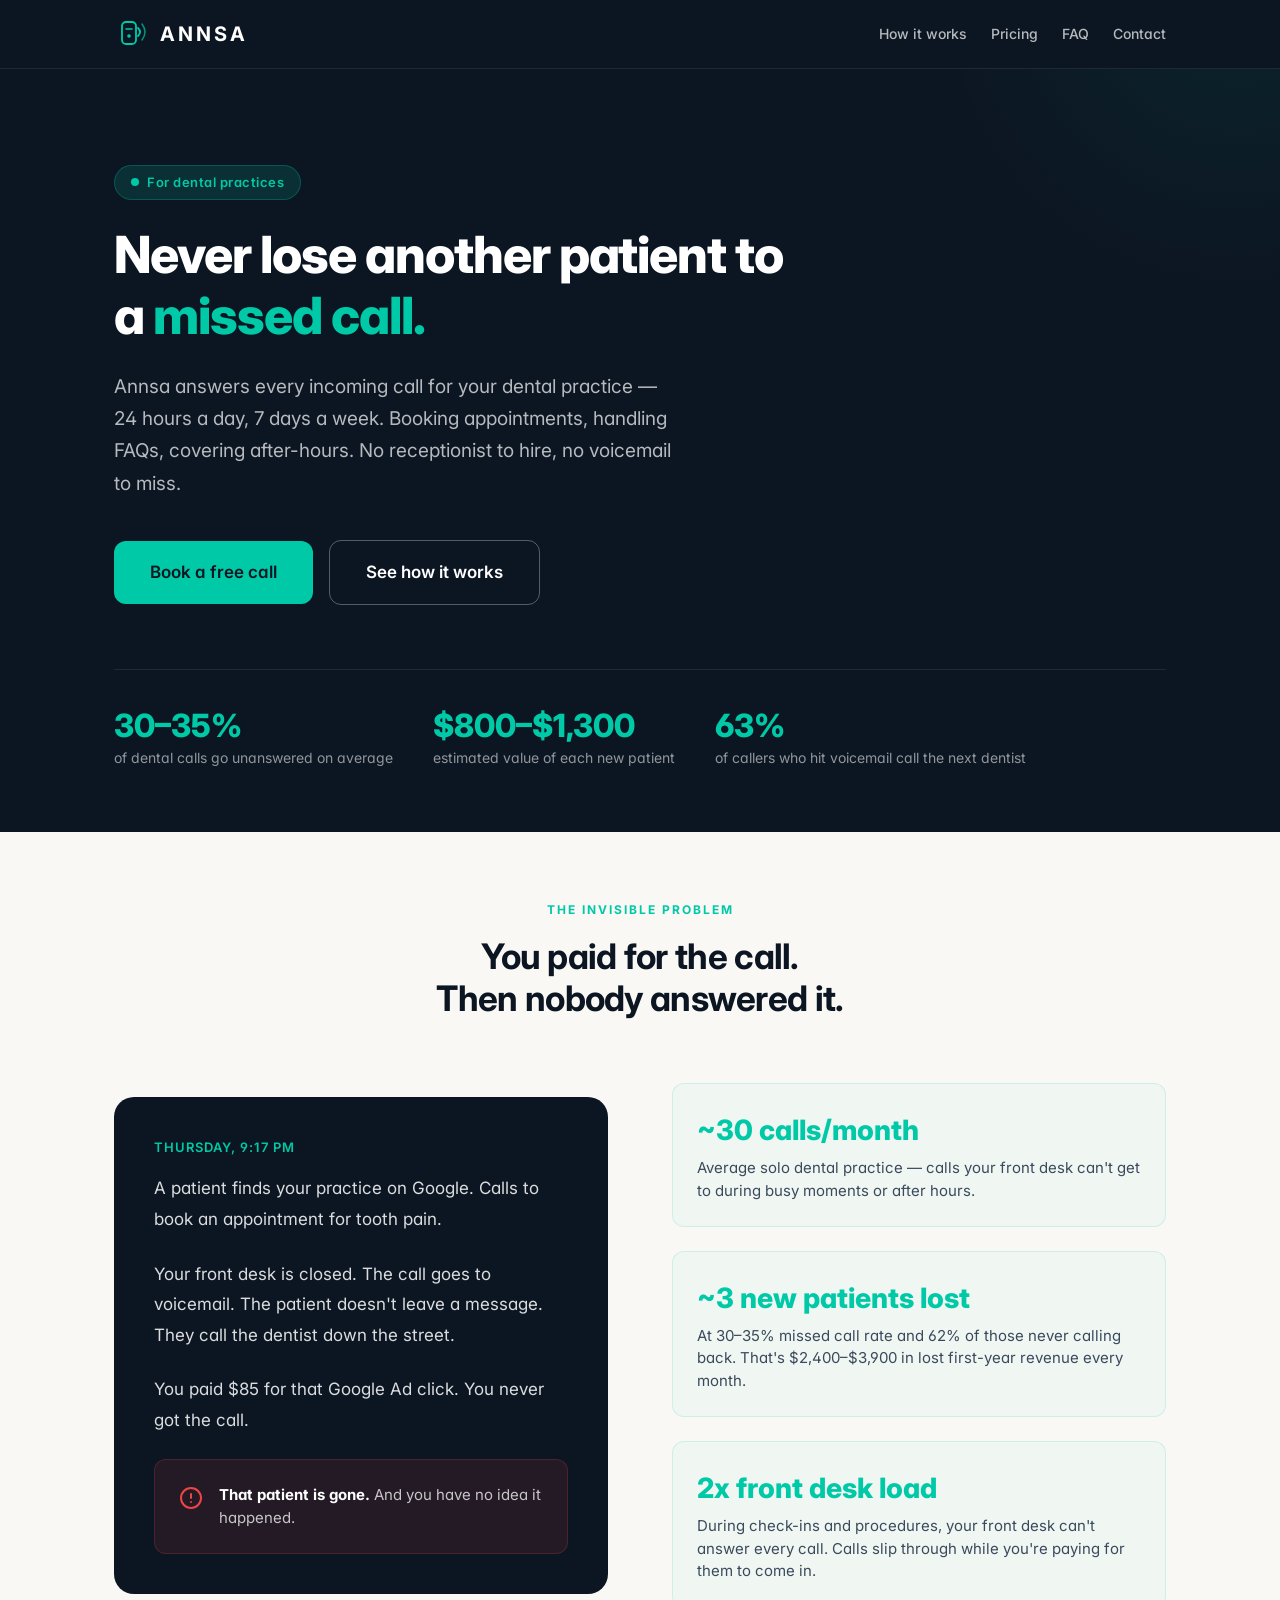
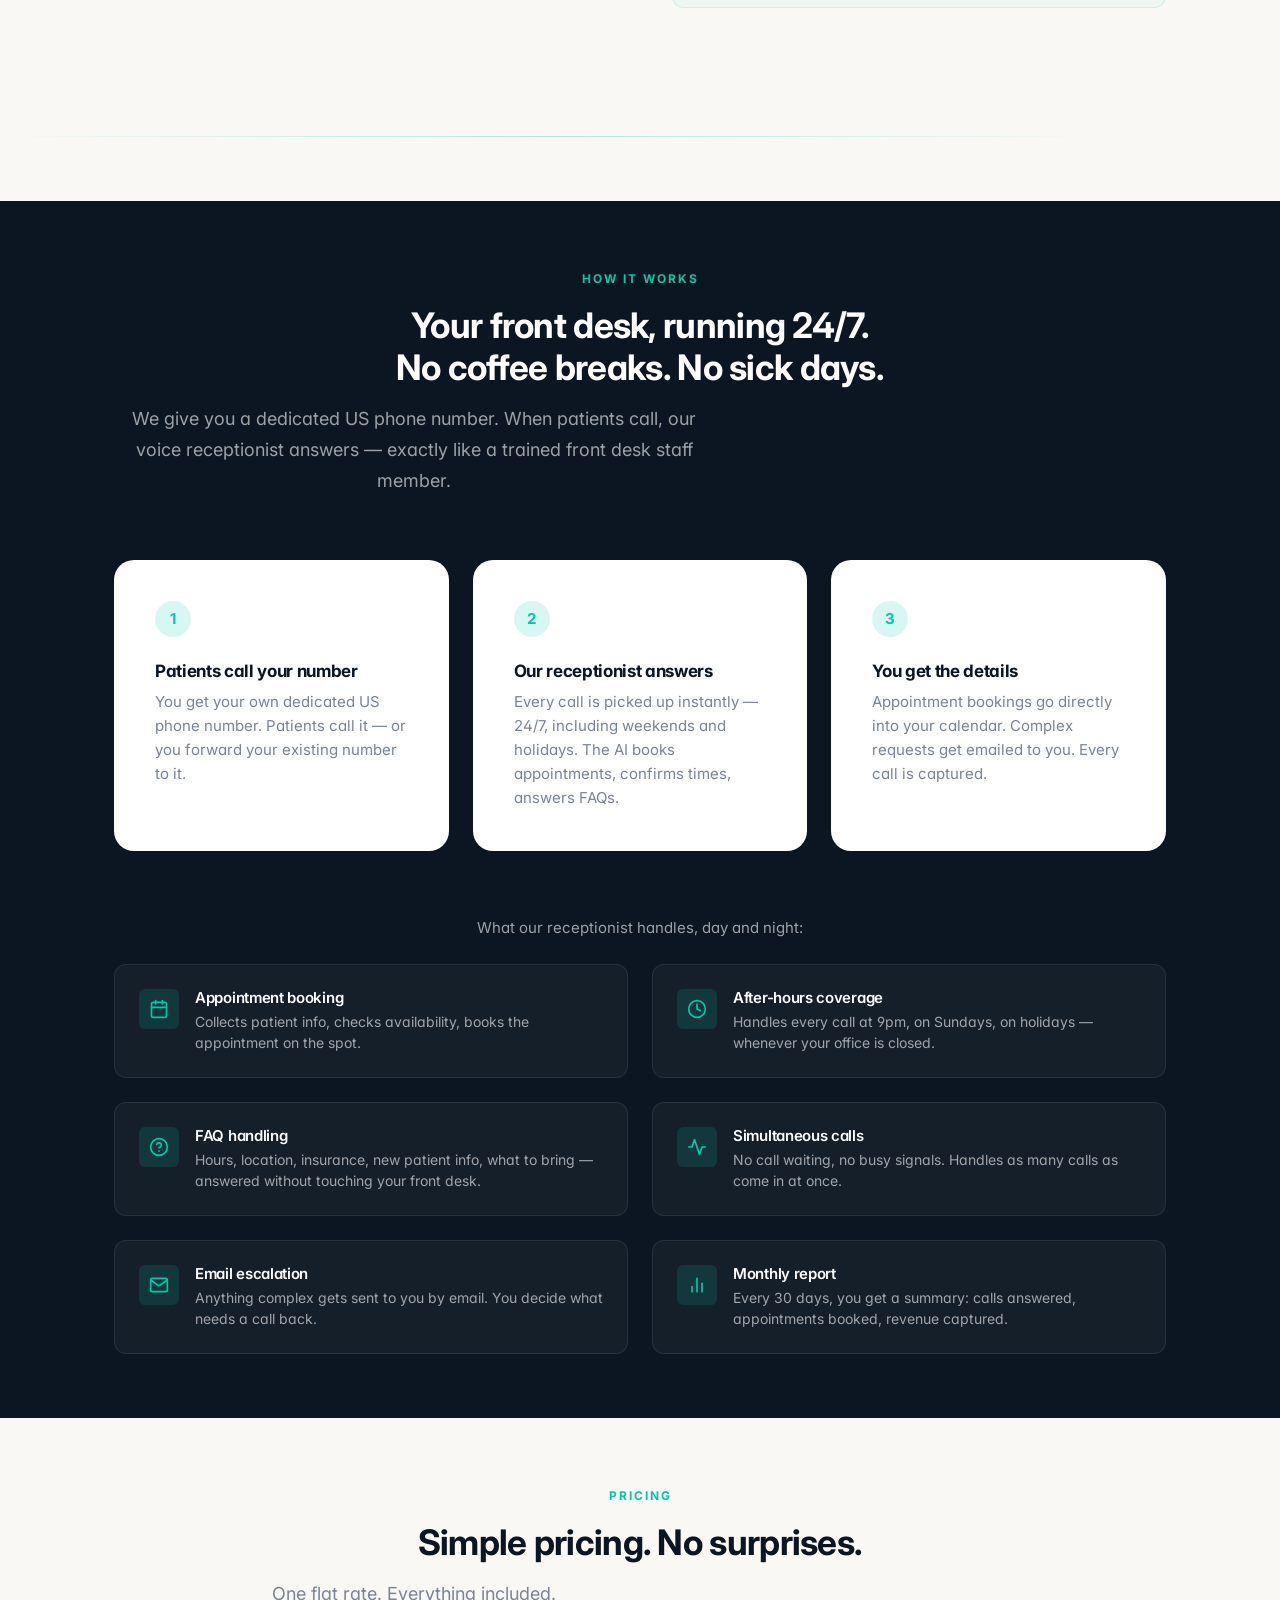
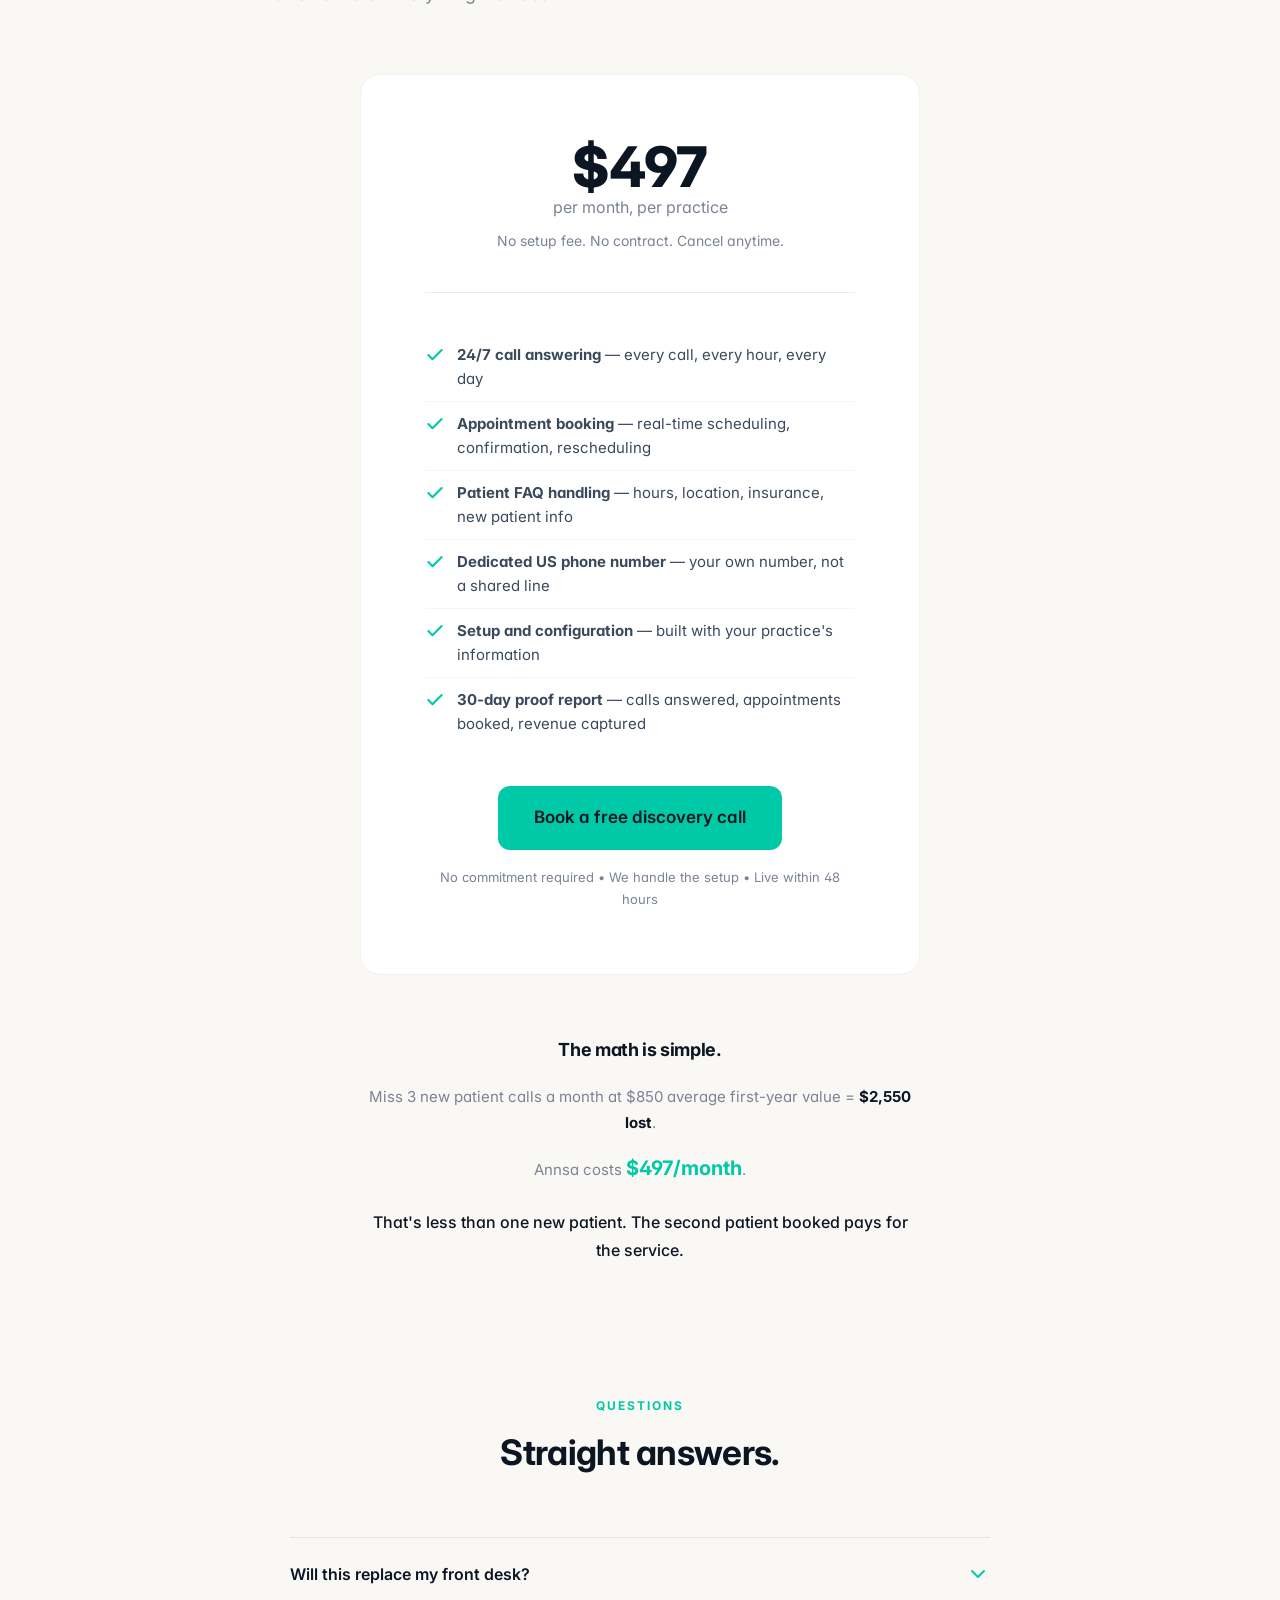
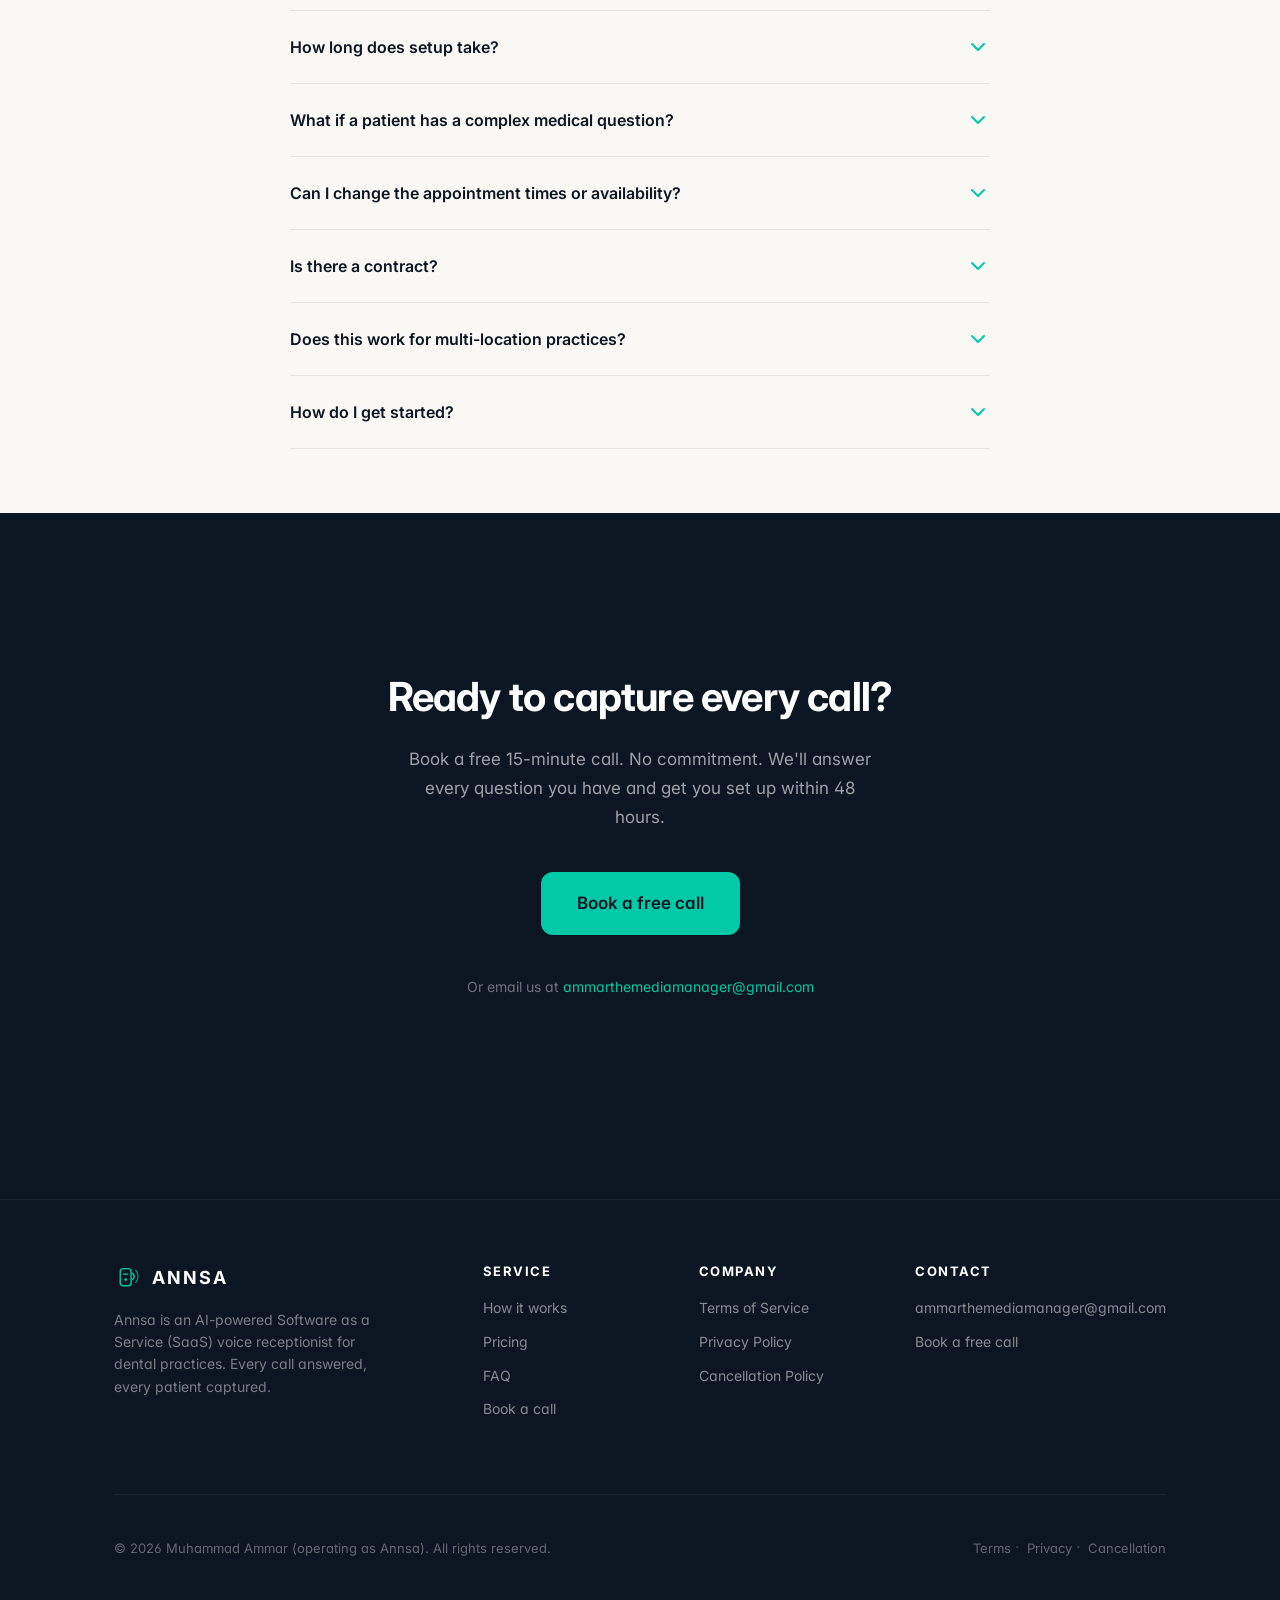
<file: index.html>
<!DOCTYPE html>
<html lang="en">
<head>
  <meta charset="UTF-8">
  <meta name="viewport" content="width=device-width, initial-scale=1.0">
  <title>Annsa — 24/7 Voice Receptionist for Dental Practices</title>
  <meta name="description" content="Every call answered for your dental practice — 24 hours a day, 7 days a week. Book appointments, handle FAQs, cover after-hours. No staff needed. $497/month.">
  <link rel="stylesheet" href="styles.css">

  <!-- Favicon -->
  <link rel="icon" type="image/svg+xml" href="data:image/svg+xml,<svg xmlns='http://www.w3.org/2000/svg' viewBox='0 0 32 32'><rect width='32' height='32' fill='%230C1622' rx='6'/><rect x='6' y='4' width='12' height='20' rx='3' fill='none' stroke='%2300C9A7' stroke-width='1.5'/><path d='M20 10 Q23 14 20 18' fill='none' stroke='%2300C9A7' stroke-width='1.5' stroke-linecap='round'/></svg>">

  <!-- Open Graph -->
  <meta property="og:title" content="Annsa — 24/7 Voice Receptionist for Dental Practices">
  <meta property="og:description" content="Every call answered, every patient captured. $497/month flat rate.">
  <meta property="og:type" content="website">

  <!-- Schema.org markup -->
  <script type="application/ld+json">
  {
    "@context": "https://schema.org",
    "@type": "Service",
    "name": "Annsa — 24/7 Voice Receptionist for Dental Practices",
    "description": "AI-powered voice receptionist service for dental practices. Handles appointment booking, patient FAQs, and after-hours calls 24/7.",
    "offers": {
      "@type": "Offer",
      "price": "497",
      "priceCurrency": "USD",
      "billingIncrement": "P1M"
    }
  }
  </script>
</head>
<body>

  <!-- ============================================
       HEADER
       ============================================ -->
  <header class="site-header">
    <div class="container">
      <div class="site-header__inner">
        <a href="index.html" class="site-header__logo">
          <svg class="site-header__logo-icon" viewBox="0 0 36 36" fill="none" xmlns="http://www.w3.org/2000/svg">
            <rect width="36" height="36" fill="#0C1622" rx="8"/>
            <rect x="8" y="6" width="14" height="22" rx="4" fill="none" stroke="#00C9A7" stroke-width="1.8"/>
            <line x1="12" y1="13" x2="18" y2="13" stroke="#00C9A7" stroke-width="1.5" stroke-linecap="round"/>
            <circle cx="15" cy="20" r="1.8" fill="#00C9A7"/>
            <path d="M24 12 Q28 16 24 20" fill="none" stroke="#00C9A7" stroke-width="1.8" stroke-linecap="round"/>
            <path d="M28 8 Q34 16 28 24" fill="none" stroke="#00C9A7" stroke-width="1.5" stroke-linecap="round" opacity="0.7"/>
          </svg>
          <span class="site-header__logo-text">Annsa</span>
        </a>
        <nav class="site-header__nav">
          <a href="#how-it-works">How it works</a>
          <a href="#pricing">Pricing</a>
          <a href="#faq">FAQ</a>
          <a href="mailto:ammarthemediamanager@gmail.com">Contact</a>
        </nav>
      </div>
    </div>
  </header>

  <!-- ============================================
       HERO SECTION
       ============================================ -->
  <section class="hero">
    <div class="container">
      <div class="hero__eyebrow">
        <span class="hero__eyebrow-dot"></span>
        <span class="hero__eyebrow-text">For dental practices</span>
      </div>

      <h1 class="hero__headline">
        Never lose another patient to a <em>missed call.</em>
      </h1>

      <p class="hero__subheadline">
        Annsa answers every incoming call for your dental practice — 24 hours a day, 7 days a week. Booking appointments, handling FAQs, covering after-hours. No receptionist to hire, no voicemail to miss.
      </p>

      <div class="btn-group">
        <a href="mailto:ammarthemediamanager@gmail.com" class="btn btn--primary btn--lg">
          Book a free call
        </a>
        <a href="#how-it-works" class="btn btn--outline btn--lg">
          See how it works
        </a>
      </div>

      <div class="hero__stats">
        <div class="hero__stat">
          <div class="hero__stat-value">30–35%</div>
          <div class="hero__stat-label">of dental calls go unanswered on average</div>
        </div>
        <div class="hero__stat">
          <div class="hero__stat-value">$800–$1,300</div>
          <div class="hero__stat-label">estimated value of each new patient</div>
        </div>
        <div class="hero__stat">
          <div class="hero__stat-value">63%</div>
          <div class="hero__stat-label">of callers who hit voicemail call the next dentist</div>
        </div>
      </div>
    </div>
  </section>

  <!-- ============================================
       PROBLEM SECTION
       ============================================ -->
  <section class="section" id="problem">
    <div class="container">
      <div class="section__header text-center mb-xl">
        <span class="section__label">The invisible problem</span>
        <h2 class="section__title">You paid for the call.<br>Then nobody answered it.</h2>
      </div>

      <div class="problem-grid">
        <!-- Left: Scenario -->
        <div class="problem-scenario">
          <div class="problem-scenario__time">Thursday, 9:17 PM</div>
          <p>
            A patient finds your practice on Google. Calls to book an appointment for tooth pain.
          </p>
          <p>
            Your front desk is closed. The call goes to voicemail. The patient doesn't leave a message. They call the dentist down the street.
          </p>
          <p>
            You paid $85 for that Google Ad click. You never got the call.
          </p>
          <div class="problem-scenario__outcome">
            <svg class="problem-scenario__outcome-icon" viewBox="0 0 24 24" fill="none" stroke="currentColor" stroke-width="2" stroke-linecap="round" stroke-linejoin="round">
              <circle cx="12" cy="12" r="10"/><line x1="12" y1="8" x2="12" y2="12"/><line x1="12" y1="16" x2="12.01" y2="16"/>
            </svg>
            <span class="problem-scenario__outcome-text">
              <strong style="color: white;">That patient is gone.</strong> And you have no idea it happened.
            </span>
          </div>
        </div>

        <!-- Right: Stats -->
        <div class="problem-stats">
          <div class="problem-stat">
            <div class="problem-stat__value">~30 calls/month</div>
            <p class="problem-stat__desc">Average solo dental practice — calls your front desk can't get to during busy moments or after hours.</p>
          </div>
          <div class="problem-stat">
            <div class="problem-stat__value">~3 new patients lost</div>
            <p class="problem-stat__desc">At 30–35% missed call rate and 62% of those never calling back. That's $2,400–$3,900 in lost first-year revenue every month.</p>
          </div>
          <div class="problem-stat">
            <div class="problem-stat__value">2x front desk load</div>
            <p class="problem-stat__desc">During check-ins and procedures, your front desk can't answer every call. Calls slip through while you're paying for them to come in.</p>
          </div>
        </div>
      </div>
    </div>
  </section>

  <div class="divider container"></div>

  <!-- ============================================
       HOW IT WORKS
       ============================================ -->
  <section class="section section--dark" id="how-it-works">
    <div class="container">
      <div class="section__header text-center mb-xl">
        <span class="section__label">How it works</span>
        <h2 class="section__title">Your front desk, running 24/7.<br>No coffee breaks. No sick days.</h2>
        <p class="section__subtitle">
          We give you a dedicated US phone number. When patients call, our voice receptionist answers — exactly like a trained front desk staff member.
        </p>
      </div>

      <div class="steps-grid">
        <div class="step-card">
          <div class="step-card__number">1</div>
          <h3 class="step-card__title">Patients call your number</h3>
          <p class="step-card__desc">You get your own dedicated US phone number. Patients call it — or you forward your existing number to it.</p>
        </div>
        <div class="step-card">
          <div class="step-card__number">2</div>
          <h3 class="step-card__title">Our receptionist answers</h3>
          <p class="step-card__desc">Every call is picked up instantly — 24/7, including weekends and holidays. The AI books appointments, confirms times, answers FAQs.</p>
        </div>
        <div class="step-card">
          <div class="step-card__number">3</div>
          <h3 class="step-card__title">You get the details</h3>
          <p class="step-card__desc">Appointment bookings go directly into your calendar. Complex requests get emailed to you. Every call is captured.</p>
        </div>
      </div>

      <!-- Features -->
      <div class="mt-xl">
        <p class="text-center text-white" style="margin-bottom: var(--space-md); font-size: 0.9375rem; color: rgba(255,255,255,0.6);">What our receptionist handles, day and night:</p>
        <div class="features-grid">
          <div class="feature-item">
            <div class="feature-item__icon">
              <svg width="20" height="20" viewBox="0 0 24 24" fill="none" stroke="currentColor" stroke-width="2" stroke-linecap="round" stroke-linejoin="round">
                <rect x="3" y="4" width="18" height="18" rx="2" ry="2"/><line x1="16" y1="2" x2="16" y2="6"/><line x1="8" y1="2" x2="8" y2="6"/><line x1="3" y1="10" x2="21" y2="10"/>
              </svg>
            </div>
            <div class="feature-item__content">
              <h4>Appointment booking</h4>
              <p>Collects patient info, checks availability, books the appointment on the spot.</p>
            </div>
          </div>
          <div class="feature-item">
            <div class="feature-item__icon">
              <svg width="20" height="20" viewBox="0 0 24 24" fill="none" stroke="currentColor" stroke-width="2" stroke-linecap="round" stroke-linejoin="round">
                <circle cx="12" cy="12" r="10"/><polyline points="12 6 12 12 16 14"/>
              </svg>
            </div>
            <div class="feature-item__content">
              <h4>After-hours coverage</h4>
              <p>Handles every call at 9pm, on Sundays, on holidays — whenever your office is closed.</p>
            </div>
          </div>
          <div class="feature-item">
            <div class="feature-item__icon">
              <svg width="20" height="20" viewBox="0 0 24 24" fill="none" stroke="currentColor" stroke-width="2" stroke-linecap="round" stroke-linejoin="round">
                <circle cx="12" cy="12" r="10"/><path d="M9.09 9a3 3 0 0 1 5.83 1c0 2-3 3-3 3"/><line x1="12" y1="17" x2="12.01" y2="17"/>
              </svg>
            </div>
            <div class="feature-item__content">
              <h4>FAQ handling</h4>
              <p>Hours, location, insurance, new patient info, what to bring — answered without touching your front desk.</p>
            </div>
          </div>
          <div class="feature-item">
            <div class="feature-item__icon">
              <svg width="20" height="20" viewBox="0 0 24 24" fill="none" stroke="currentColor" stroke-width="2" stroke-linecap="round" stroke-linejoin="round">
                <polyline points="22 12 18 12 15 21 9 3 6 12 2 12"/>
              </svg>
            </div>
            <div class="feature-item__content">
              <h4>Simultaneous calls</h4>
              <p>No call waiting, no busy signals. Handles as many calls as come in at once.</p>
            </div>
          </div>
          <div class="feature-item">
            <div class="feature-item__icon">
              <svg width="20" height="20" viewBox="0 0 24 24" fill="none" stroke="currentColor" stroke-width="2" stroke-linecap="round" stroke-linejoin="round">
                <path d="M4 4h16c1.1 0 2 .9 2 2v12c0 1.1-.9 2-2 2H4c-1.1 0-2-.9-2-2V6c0-1.1.9-2 2-2z"/><polyline points="22,6 12,13 2,6"/>
              </svg>
            </div>
            <div class="feature-item__content">
              <h4>Email escalation</h4>
              <p>Anything complex gets sent to you by email. You decide what needs a call back.</p>
            </div>
          </div>
          <div class="feature-item">
            <div class="feature-item__icon">
              <svg width="20" height="20" viewBox="0 0 24 24" fill="none" stroke="currentColor" stroke-width="2" stroke-linecap="round" stroke-linejoin="round">
                <line x1="18" y1="20" x2="18" y2="10"/><line x1="12" y1="20" x2="12" y2="4"/><line x1="6" y1="20" x2="6" y2="14"/>
              </svg>
            </div>
            <div class="feature-item__content">
              <h4>Monthly report</h4>
              <p>Every 30 days, you get a summary: calls answered, appointments booked, revenue captured.</p>
            </div>
          </div>
        </div>
      </div>
    </div>
  </section>

  <!-- ============================================
       PRICING SECTION
       ============================================ -->
  <section class="section" id="pricing">
    <div class="container">
      <div class="section__header text-center mb-xl">
        <span class="section__label">Pricing</span>
        <h2 class="section__title">Simple pricing. No surprises.</h2>
        <p class="section__subtitle">One flat rate. Everything included.</p>
      </div>

      <div class="pricing-card">
        <div class="pricing-card__price">
          <div class="pricing-card__amount">$497</div>
          <div class="pricing-card__period">per month, per practice</div>
          <p class="pricing-card__note">No setup fee. No contract. Cancel anytime.</p>
        </div>

        <ul class="pricing-includes">
          <li>
            <svg class="pricing-includes__check" viewBox="0 0 24 24" fill="none" stroke="currentColor" stroke-width="2.5" stroke-linecap="round" stroke-linejoin="round">
              <polyline points="20 6 9 17 4 12"/>
            </svg>
            <span><strong>24/7 call answering</strong> — every call, every hour, every day</span>
          </li>
          <li>
            <svg class="pricing-includes__check" viewBox="0 0 24 24" fill="none" stroke="currentColor" stroke-width="2.5" stroke-linecap="round" stroke-linejoin="round">
              <polyline points="20 6 9 17 4 12"/>
            </svg>
            <span><strong>Appointment booking</strong> — real-time scheduling, confirmation, rescheduling</span>
          </li>
          <li>
            <svg class="pricing-includes__check" viewBox="0 0 24 24" fill="none" stroke="currentColor" stroke-width="2.5" stroke-linecap="round" stroke-linejoin="round">
              <polyline points="20 6 9 17 4 12"/>
            </svg>
            <span><strong>Patient FAQ handling</strong> — hours, location, insurance, new patient info</span>
          </li>
          <li>
            <svg class="pricing-includes__check" viewBox="0 0 24 24" fill="none" stroke="currentColor" stroke-width="2.5" stroke-linecap="round" stroke-linejoin="round">
              <polyline points="20 6 9 17 4 12"/>
            </svg>
            <span><strong>Dedicated US phone number</strong> — your own number, not a shared line</span>
          </li>
          <li>
            <svg class="pricing-includes__check" viewBox="0 0 24 24" fill="none" stroke="currentColor" stroke-width="2.5" stroke-linecap="round" stroke-linejoin="round">
              <polyline points="20 6 9 17 4 12"/>
            </svg>
            <span><strong>Setup and configuration</strong> — built with your practice's information</span>
          </li>
          <li>
            <svg class="pricing-includes__check" viewBox="0 0 24 24" fill="none" stroke="currentColor" stroke-width="2.5" stroke-linecap="round" stroke-linejoin="round">
              <polyline points="20 6 9 17 4 12"/>
            </svg>
            <span><strong>30-day proof report</strong> — calls answered, appointments booked, revenue captured</span>
          </li>
        </ul>

        <div class="pricing-card__cta">
          <a href="mailto:ammarthemediamanager@gmail.com" class="btn btn--primary btn--lg">
            Book a free discovery call
          </a>
          <p class="pricing-friction">
            No commitment required &bull; We handle the setup &bull; Live within 48 hours
          </p>
        </div>
      </div>

      <!-- The math -->
      <div class="mt-xl text-center" style="max-width: 560px; margin-left: auto; margin-right: auto;">
        <h3 style="margin-bottom: var(--space-md); font-size: 1.125rem;">The math is simple.</h3>
        <p style="color: var(--warm-gray); font-size: 0.9375rem; margin-bottom: var(--space-sm);">
          Miss 3 new patient calls a month at $850 average first-year value = <strong style="color: var(--deep-ink);">$2,550 lost</strong>.
        </p>
        <p style="color: var(--warm-gray); font-size: 0.9375rem; margin-bottom: var(--space-md);">
          Annsa costs <strong style="color: var(--teal); font-size: 1.25rem;">$497/month</strong>.
        </p>
        <p style="color: var(--deep-ink); font-size: 1rem; font-weight: 500;">
          That's less than one new patient. The second patient booked pays for the service.
        </p>
      </div>
    </div>
  </section>

  <!-- ============================================
       FAQ SECTION
       ============================================ -->
  <section class="section" id="faq">
    <div class="container">
      <div class="section__header text-center mb-xl">
        <span class="section__label">Questions</span>
        <h2 class="section__title">Straight answers.</h2>
      </div>

      <div class="faq-list">
        <div class="faq-item">
          <button class="faq-item__question" aria-expanded="false" onclick="toggleFaq(this)">
            <span class="faq-item__question-text">Will this replace my front desk?</span>
            <svg class="faq-item__toggle" aria-hidden="true" viewBox="0 0 24 24" fill="none" stroke="currentColor" stroke-width="2" stroke-linecap="round" stroke-linejoin="round">
              <polyline points="6 9 12 15 18 9"/>
            </svg>
          </button>
          <div class="faq-item__answer">
            <p>No. Our receptionist handles the calls your front desk can't get to — during busy moments, lunch, and after hours. Your front desk handles in-person patients. The two work together.</p>
          </div>
        </div>

        <div class="faq-item">
          <button class="faq-item__question" aria-expanded="false" onclick="toggleFaq(this)">
            <span class="faq-item__question-text">How long does setup take?</span>
            <svg class="faq-item__toggle" aria-hidden="true" viewBox="0 0 24 24" fill="none" stroke="currentColor" stroke-width="2" stroke-linecap="round" stroke-linejoin="round">
              <polyline points="6 9 12 15 18 9"/>
            </svg>
          </button>
          <div class="faq-item__answer">
            <p>We review your current setup, build your practice's knowledge file, and get your number live within 48 hours of payment. You don't need to change anything on your end.</p>
          </div>
        </div>

        <div class="faq-item">
          <button class="faq-item__question" aria-expanded="false" onclick="toggleFaq(this)">
            <span class="faq-item__question-text">What if a patient has a complex medical question?</span>
            <svg class="faq-item__toggle" aria-hidden="true" viewBox="0 0 24 24" fill="none" stroke="currentColor" stroke-width="2" stroke-linecap="round" stroke-linejoin="round">
              <polyline points="6 9 12 15 18 9"/>
            </svg>
          </button>
          <div class="faq-item__answer">
            <p>The receptionist handles common dental questions and booking flows. Anything clinical or unusual gets emailed to you directly — you decide what needs a call back.</p>
          </div>
        </div>

        <div class="faq-item">
          <button class="faq-item__question" aria-expanded="false" onclick="toggleFaq(this)">
            <span class="faq-item__question-text">Can I change the appointment times or availability?</span>
            <svg class="faq-item__toggle" aria-hidden="true" viewBox="0 0 24 24" fill="none" stroke="currentColor" stroke-width="2" stroke-linecap="round" stroke-linejoin="round">
              <polyline points="6 9 12 15 18 9"/>
            </svg>
          </button>
          <div class="faq-item__answer">
            <p>Yes. Your knowledge file is built from your practice's actual schedule. Any changes to hours, services, or appointment types can be updated anytime — just email us.</p>
          </div>
        </div>

        <div class="faq-item">
          <button class="faq-item__question" aria-expanded="false" onclick="toggleFaq(this)">
            <span class="faq-item__question-text">Is there a contract?</span>
            <svg class="faq-item__toggle" aria-hidden="true" viewBox="0 0 24 24" fill="none" stroke="currentColor" stroke-width="2" stroke-linecap="round" stroke-linejoin="round">
              <polyline points="6 9 12 15 18 9"/>
            </svg>
          </button>
          <div class="faq-item__answer">
            <p>No. It's month-to-month. If it's not working for your practice, cancel anytime — no questions asked, no penalties.</p>
          </div>
        </div>

        <div class="faq-item">
          <button class="faq-item__question" aria-expanded="false" onclick="toggleFaq(this)">
            <span class="faq-item__question-text">Does this work for multi-location practices?</span>
            <svg class="faq-item__toggle" aria-hidden="true" viewBox="0 0 24 24" fill="none" stroke="currentColor" stroke-width="2" stroke-linecap="round" stroke-linejoin="round">
              <polyline points="6 9 12 15 18 9"/>
            </svg>
          </button>
          <div class="faq-item__answer">
            <p>For now, Annsa is optimized for single-location practices with one to three dentists. If you have multiple locations, reach out — we'll figure out what makes sense for your situation.</p>
          </div>
        </div>

        <div class="faq-item">
          <button class="faq-item__question" aria-expanded="false" onclick="toggleFaq(this)">
            <span class="faq-item__question-text">How do I get started?</span>
            <svg class="faq-item__toggle" aria-hidden="true" viewBox="0 0 24 24" fill="none" stroke="currentColor" stroke-width="2" stroke-linecap="round" stroke-linejoin="round">
              <polyline points="6 9 12 15 18 9"/>
            </svg>
          </button>
          <div class="faq-item__answer">
            <p>Send us an email at <a href="mailto:ammarthemediamanager@gmail.com">ammarthemediamanager@gmail.com</a> with your practice name and a good time for a 15-minute call. We'll walk you through how it works and get you set up within 48 hours of payment.</p>
          </div>
        </div>
      </div>
    </div>
  </section>

  <!-- ============================================
       FINAL CTA
       ============================================ -->
  <section class="section section--dark">
    <div class="container">
      <div class="final-cta">
        <h2>Ready to capture every call?</h2>
        <p>Book a free 15-minute call. No commitment. We'll answer every question you have and get you set up within 48 hours.</p>
        <div class="btn-group" style="justify-content: center;">
          <a href="mailto:ammarthemediamanager@gmail.com" class="btn btn--primary btn--lg">
            Book a free call
          </a>
        </div>
        <p style="margin-top: var(--space-lg); font-size: 0.875rem; color: rgba(255,255,255,0.4);">
          Or email us at <a href="mailto:ammarthemediamanager@gmail.com" style="color: var(--teal);">ammarthemediamanager@gmail.com</a>
        </p>
      </div>
    </div>
  </section>

  <!-- ============================================
       FOOTER
       ============================================ -->
  <footer class="site-footer">
    <div class="container">
      <div class="site-footer__grid">
        <div class="footer-brand">
          <div class="footer-brand__logo">
            <svg width="28" height="28" viewBox="0 0 36 36" fill="none" xmlns="http://www.w3.org/2000/svg">
              <rect width="36" height="36" fill="#0C1622" rx="8"/>
              <rect x="8" y="6" width="14" height="22" rx="4" fill="none" stroke="#00C9A7" stroke-width="1.8"/>
              <line x1="12" y1="13" x2="18" y2="13" stroke="#00C9A7" stroke-width="1.5" stroke-linecap="round"/>
              <circle cx="15" cy="20" r="1.8" fill="#00C9A7"/>
              <path d="M24 12 Q28 16 24 20" fill="none" stroke="#00C9A7" stroke-width="1.8" stroke-linecap="round"/>
              <path d="M28 8 Q34 16 28 24" fill="none" stroke="#00C9A7" stroke-width="1.5" stroke-linecap="round" opacity="0.7"/>
            </svg>
            <span class="footer-brand__name">ANNSA</span>
          </div>
          <p class="footer-brand__desc">Annsa is an AI-powered Software as a Service (SaaS) voice receptionist for dental practices. Every call answered, every patient captured.</p>
        </div>

        <div class="footer-col">
          <h4>Service</h4>
          <ul>
            <li><a href="#how-it-works">How it works</a></li>
            <li><a href="#pricing">Pricing</a></li>
            <li><a href="#faq">FAQ</a></li>
            <li><a href="mailto:ammarthemediamanager@gmail.com">Book a call</a></li>
          </ul>
        </div>

        <div class="footer-col">
          <h4>Company</h4>
          <ul>
            <li><a href="terms.html">Terms of Service</a></li>
            <li><a href="privacy.html">Privacy Policy</a></li>
            <li><a href="refund.html">Cancellation Policy</a></li>
          </ul>
        </div>

        <div class="footer-col">
          <h4>Contact</h4>
          <ul>
            <li><a href="mailto:ammarthemediamanager@gmail.com">ammarthemediamanager@gmail.com</a></li>
            <li><a href="mailto:ammarthemediamanager@gmail.com">Book a free call</a></li>
          </ul>
        </div>
      </div>

      <div class="footer-bottom">
        <p>&copy; 2026 Muhammad Ammar (operating as Annsa). All rights reserved.</p>
        <div>
          <a href="terms.html">Terms</a>&nbsp;&middot;&nbsp;
          <a href="privacy.html">Privacy</a>&nbsp;&middot;&nbsp;
          <a href="refund.html">Cancellation</a>
        </div>
      </div>
    </div>
  </footer>

  <!-- ============================================
       FAQ TOGGLE SCRIPT
       ============================================ -->
  <script>
    document.addEventListener('DOMContentLoaded', () => {
      const observer = new IntersectionObserver((entries) => {
        entries.forEach(entry => {
          if(entry.isIntersecting) {
            entry.target.classList.add('is-visible');
            // Optional: observer.unobserve(entry.target); if you only want it to animate once
            observer.unobserve(entry.target);
          }
        });
      }, { threshold: 0.1, rootMargin: '0px 0px -50px 0px' });

      const animatedElements = document.querySelectorAll('.hero__headline, .hero__subheadline, .hero__stats > div, .section__header, .problem-scenario, .problem-stat, .step-card, .feature-item, .pricing-card, .faq-item, .final-cta');
      animatedElements.forEach(el => {
        el.classList.add('animate-on-scroll');
        observer.observe(el);
      });
    });

    function toggleFaq(button) {
      const answer = button.nextElementSibling;
      const isOpen = answer.classList.contains('open');

      // Close all others
      document.querySelectorAll('.faq-item__answer').forEach(a => a.classList.remove('open'));
      document.querySelectorAll('.faq-item__question').forEach(b => b.setAttribute('aria-expanded', 'false'));
      document.querySelectorAll('.faq-item__toggle').forEach(t => {
        t.style.transform = 'rotate(0deg)';
      });

      // Toggle this one
      if (!isOpen) {
        answer.classList.add('open');
        button.setAttribute('aria-expanded', 'true');
        button.querySelector('.faq-item__toggle').style.transform = 'rotate(180deg)';
      }
    }

    // Smooth scroll for anchor links
    document.querySelectorAll('a[href^="#"]').forEach(anchor => {
      anchor.addEventListener('click', function (e) {
        const target = document.querySelector(this.getAttribute('href'));
        if (target) {
          e.preventDefault();
          target.scrollIntoView({ behavior: 'smooth', block: 'start' });
        }
      });
    });
  </script>

</body>
</html>
</file>
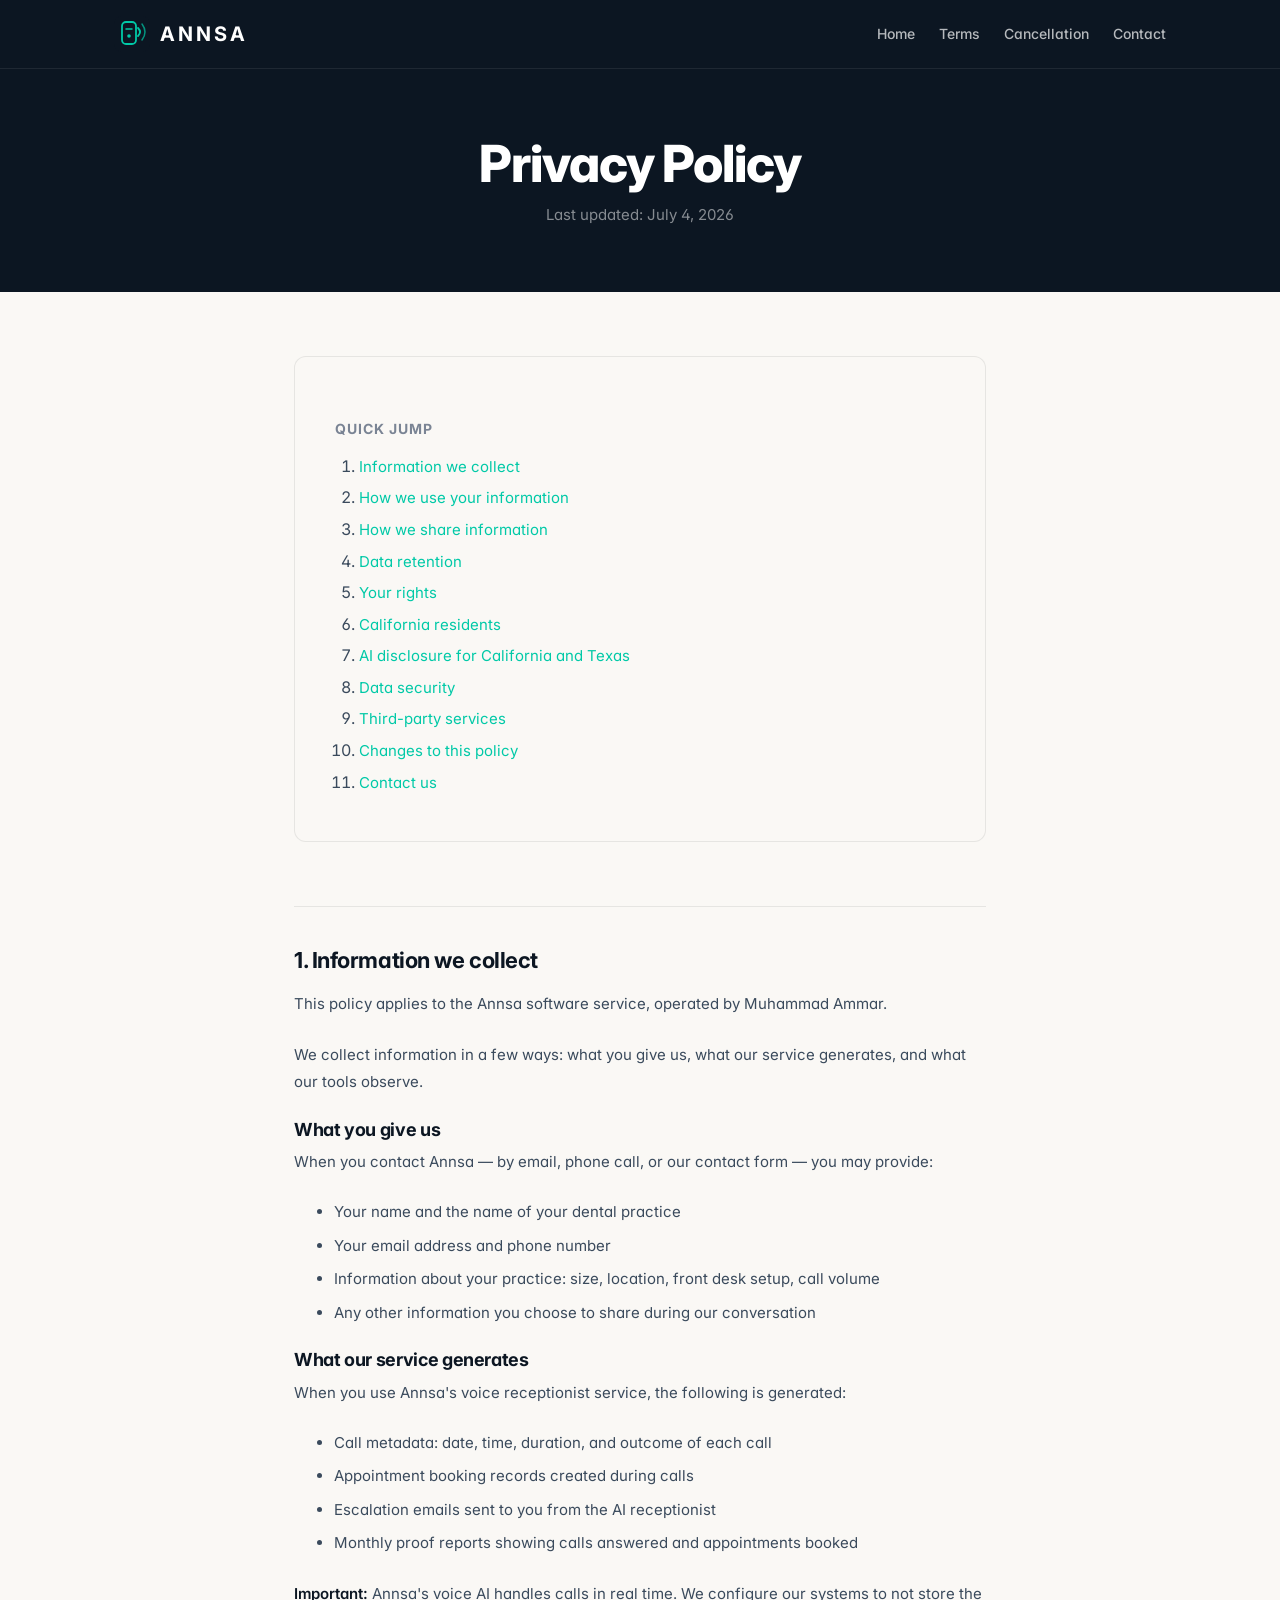
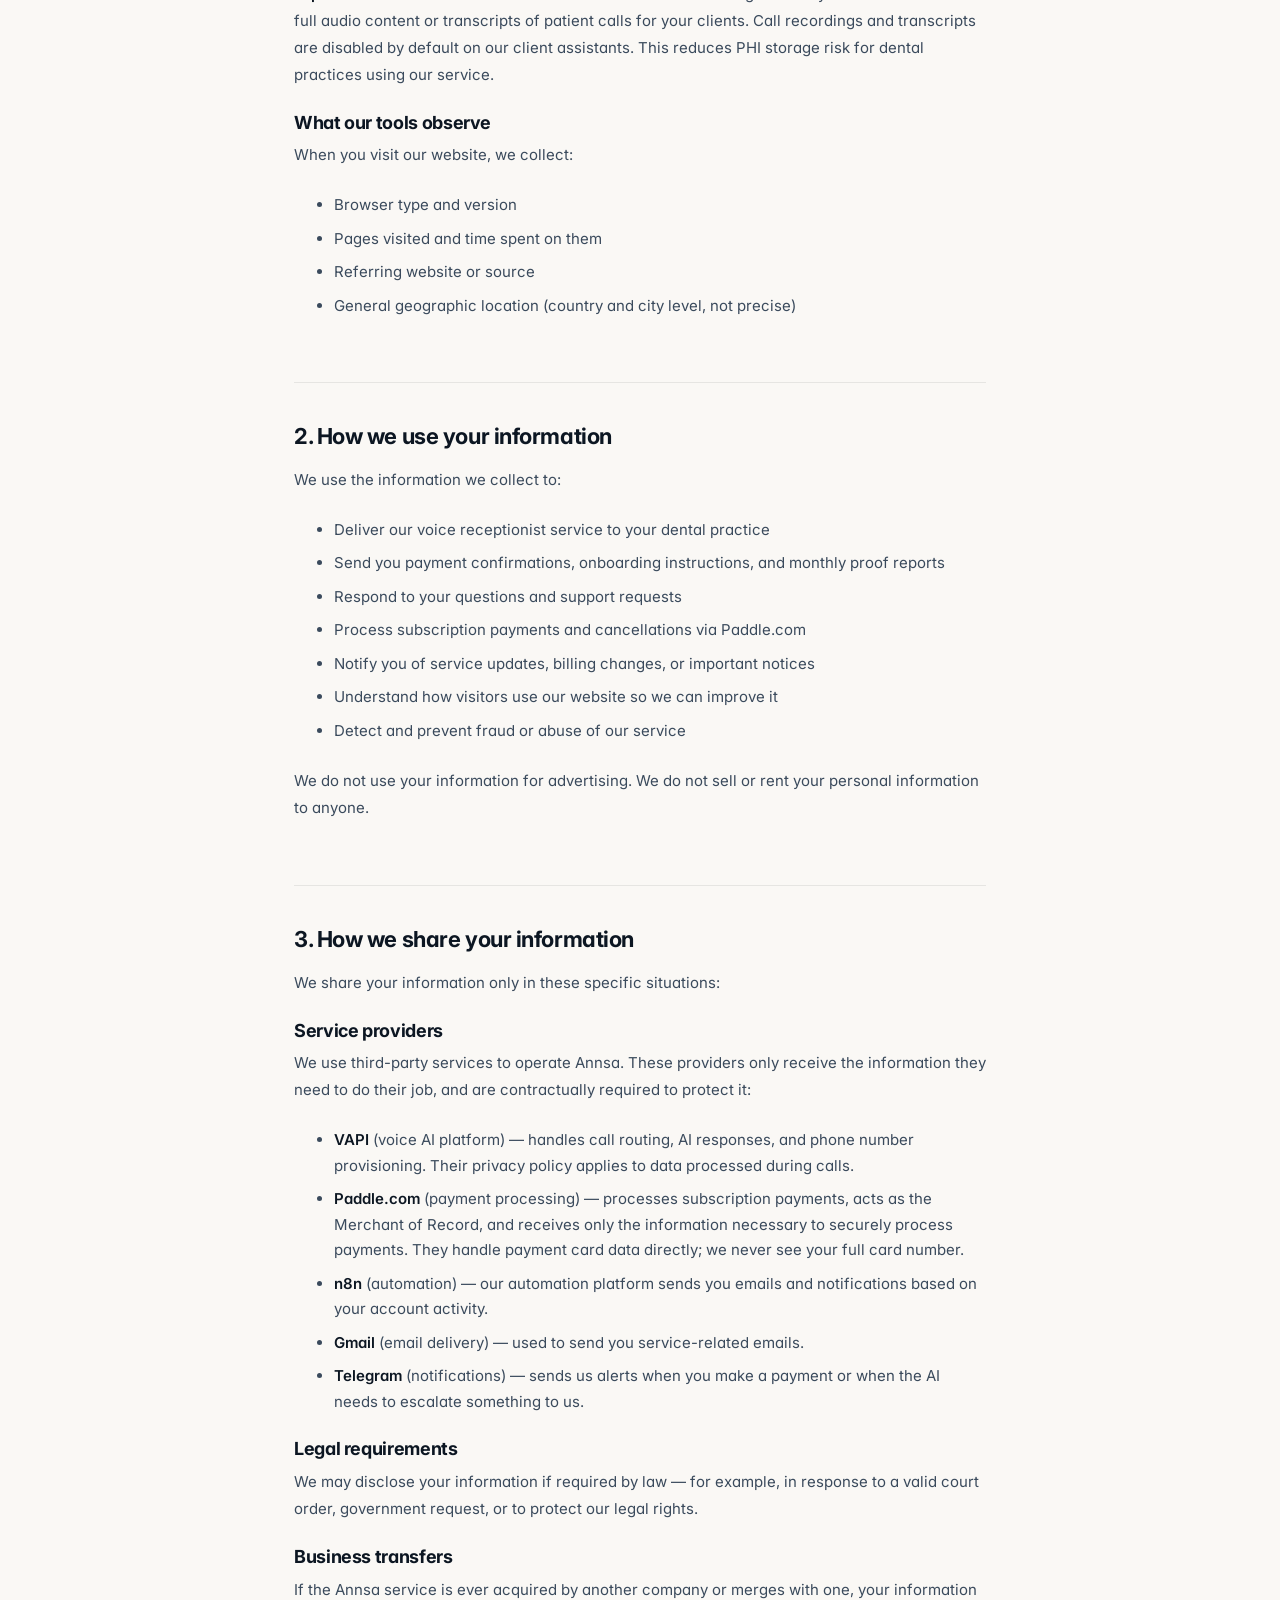
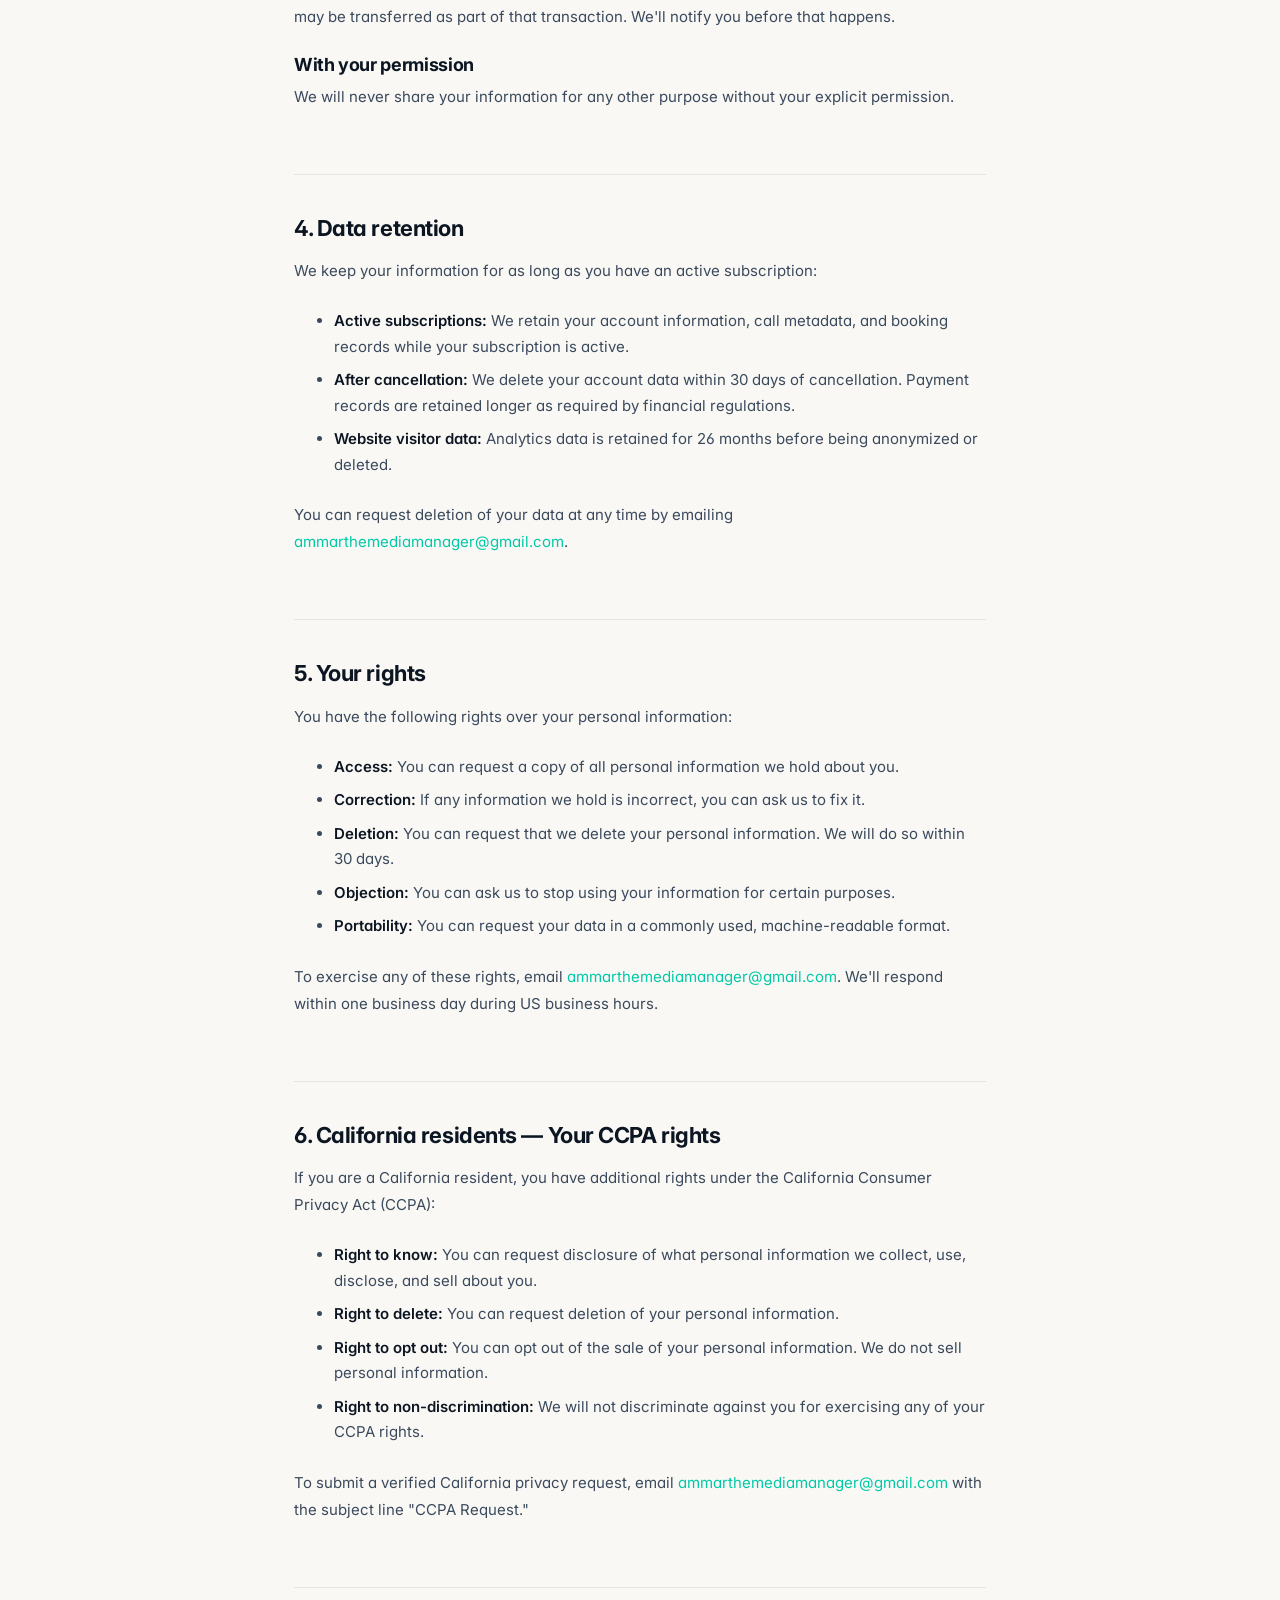
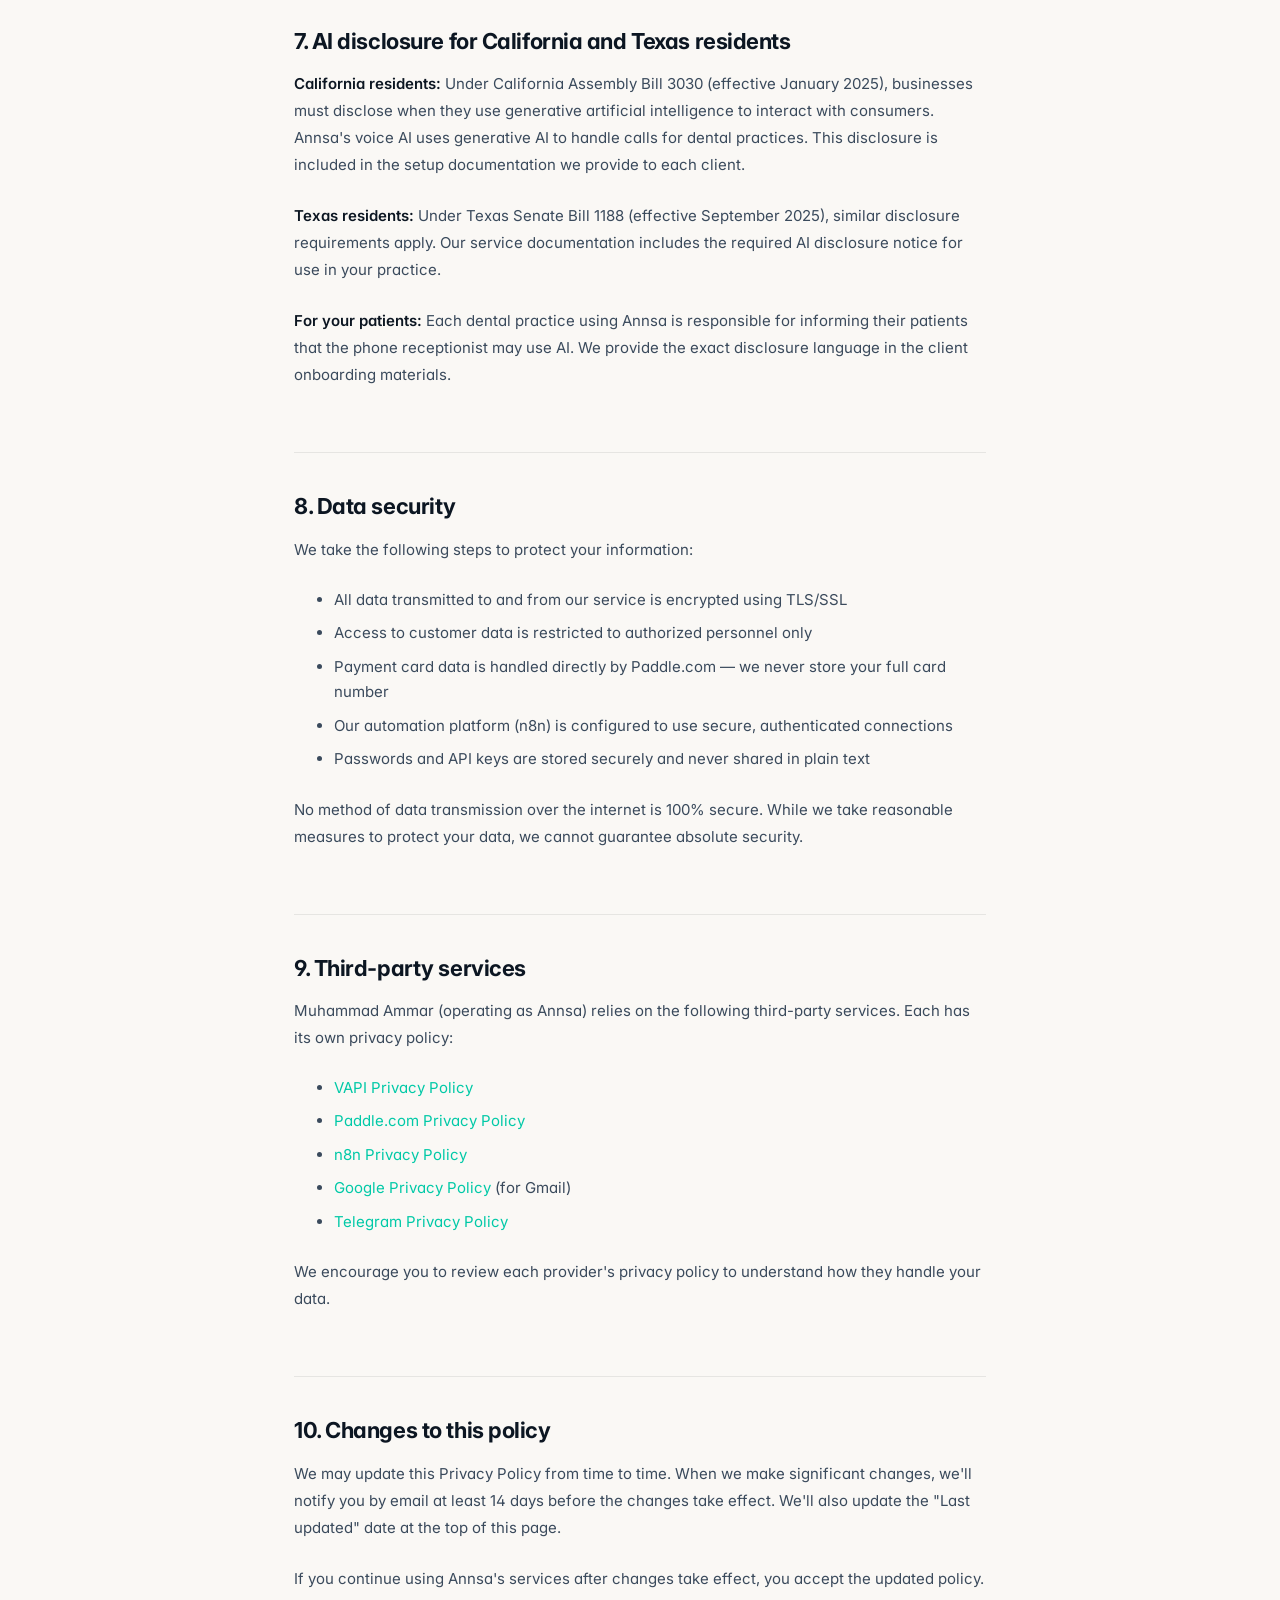
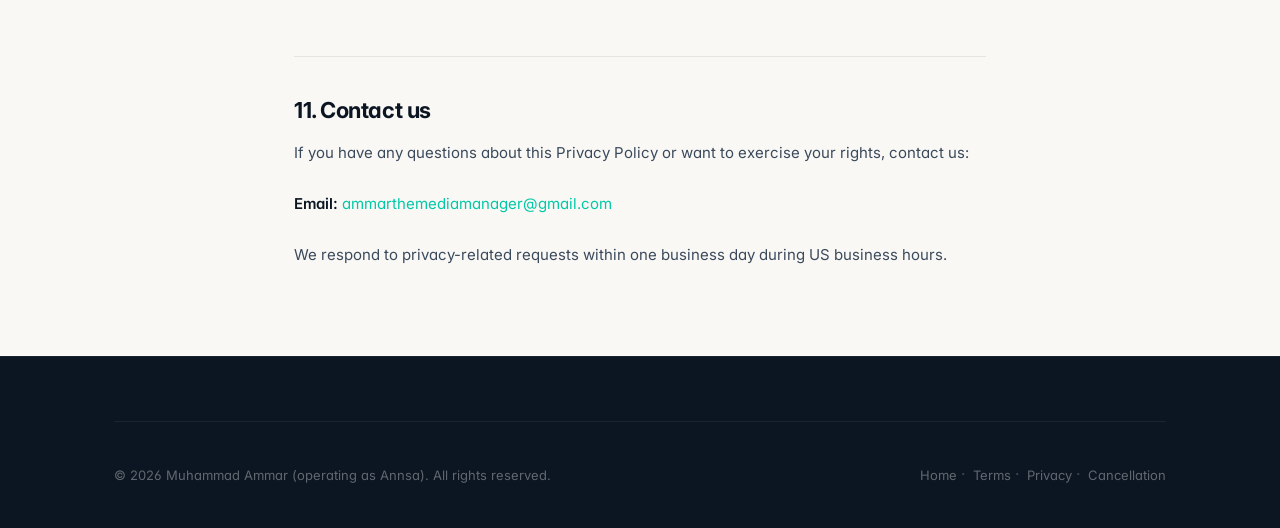
<file: privacy.html>
<!DOCTYPE html>
<html lang="en">
<head>
  <meta charset="UTF-8">
  <meta name="viewport" content="width=device-width, initial-scale=1.0">
  <title>Privacy Policy — Annsa</title>
  <meta name="description" content="Annsa Privacy Policy — How we collect, use, and protect your information.">
  <link rel="stylesheet" href="styles.css">
  <link rel="icon" type="image/svg+xml" href="data:image/svg+xml,<svg xmlns='http://www.w3.org/2000/svg' viewBox='0 0 32 32'><rect width='32' height='32' fill='%230C1622' rx='6'/><rect x='6' y='4' width='12' height='20' rx='3' fill='none' stroke='%2300C9A7' stroke-width='1.5'/><path d='M20 10 Q23 14 20 18' fill='none' stroke='%2300C9A7' stroke-width='1.5' stroke-linecap='round'/></svg>">
</head>
<body>

  <!-- Header -->
  <header class="site-header">
    <div class="container">
      <div class="site-header__inner">
        <a href="index.html" class="site-header__logo">
          <svg width="36" height="36" viewBox="0 0 36 36" fill="none" xmlns="http://www.w3.org/2000/svg">
            <rect width="36" height="36" fill="#0C1622" rx="8"/>
            <rect x="8" y="6" width="14" height="22" rx="4" fill="none" stroke="#00C9A7" stroke-width="1.8"/>
            <line x1="12" y1="13" x2="18" y2="13" stroke="#00C9A7" stroke-width="1.5" stroke-linecap="round"/>
            <circle cx="15" cy="20" r="1.8" fill="#00C9A7"/>
            <path d="M24 12 Q28 16 24 20" fill="none" stroke="#00C9A7" stroke-width="1.8" stroke-linecap="round"/>
            <path d="M28 8 Q34 16 28 24" fill="none" stroke="#00C9A7" stroke-width="1.5" stroke-linecap="round" opacity="0.7"/>
          </svg>
          <span class="site-header__logo-text">Annsa</span>
        </a>
        <nav class="site-header__nav">
          <a href="index.html">Home</a>
          <a href="terms.html">Terms</a>
          <a href="refund.html">Cancellation</a>
          <a href="mailto:ammarthemediamanager@gmail.com">Contact</a>
        </nav>
      </div>
    </div>
  </header>

  <!-- Hero -->
  <section class="legal-hero">
    <div class="container">
      <h1>Privacy Policy</h1>
      <p>Last updated: July 4, 2026</p>
    </div>
  </section>

  <!-- Content -->
  <section class="legal-content">
    <div class="container--narrow">

      <div class="legal-toc">
        <h3>Quick jump</h3>
        <ol>
          <li><a href="#information-we-collect">Information we collect</a></li>
          <li><a href="#how-we-use">How we use your information</a></li>
          <li><a href="#information-sharing">How we share information</a></li>
          <li><a href="#data-retention">Data retention</a></li>
          <li><a href="#your-rights">Your rights</a></li>
          <li><a href="#california-residents">California residents</a></li>
          <li><a href="#ai-disclosure">AI disclosure for California and Texas</a></li>
          <li><a href="#data-security">Data security</a></li>
          <li><a href="#third-party">Third-party services</a></li>
          <li><a href="#changes">Changes to this policy</a></li>
          <li><a href="#contact">Contact us</a></li>
        </ol>
      </div>

      <h2 id="information-we-collect">1. Information we collect</h2>
      <p>This policy applies to the Annsa software service, operated by Muhammad Ammar.</p>
      <p>We collect information in a few ways: what you give us, what our service generates, and what our tools observe.</p>

      <h3>What you give us</h3>
      <p>When you contact Annsa — by email, phone call, or our contact form — you may provide:</p>
      <ul>
        <li>Your name and the name of your dental practice</li>
        <li>Your email address and phone number</li>
        <li>Information about your practice: size, location, front desk setup, call volume</li>
        <li>Any other information you choose to share during our conversation</li>
      </ul>

      <h3>What our service generates</h3>
      <p>When you use Annsa's voice receptionist service, the following is generated:</p>
      <ul>
        <li>Call metadata: date, time, duration, and outcome of each call</li>
        <li>Appointment booking records created during calls</li>
        <li>Escalation emails sent to you from the AI receptionist</li>
        <li>Monthly proof reports showing calls answered and appointments booked</li>
      </ul>
      <p><strong>Important:</strong> Annsa's voice AI handles calls in real time. We configure our systems to not store the full audio content or transcripts of patient calls for your clients. Call recordings and transcripts are disabled by default on our client assistants. This reduces PHI storage risk for dental practices using our service.</p>

      <h3>What our tools observe</h3>
      <p>When you visit our website, we collect:</p>
      <ul>
        <li>Browser type and version</li>
        <li>Pages visited and time spent on them</li>
        <li>Referring website or source</li>
        <li>General geographic location (country and city level, not precise)</li>
      </ul>

      <h2 id="how-we-use">2. How we use your information</h2>
      <p>We use the information we collect to:</p>
      <ul>
        <li>Deliver our voice receptionist service to your dental practice</li>
        <li>Send you payment confirmations, onboarding instructions, and monthly proof reports</li>
        <li>Respond to your questions and support requests</li>
        <li>Process subscription payments and cancellations via Paddle.com</li>
        <li>Notify you of service updates, billing changes, or important notices</li>
        <li>Understand how visitors use our website so we can improve it</li>
        <li>Detect and prevent fraud or abuse of our service</li>
      </ul>
      <p>We do not use your information for advertising. We do not sell or rent your personal information to anyone.</p>

      <h2 id="information-sharing">3. How we share your information</h2>
      <p>We share your information only in these specific situations:</p>

      <h3>Service providers</h3>
      <p>We use third-party services to operate Annsa. These providers only receive the information they need to do their job, and are contractually required to protect it:</p>
      <ul>
        <li><strong>VAPI</strong> (voice AI platform) — handles call routing, AI responses, and phone number provisioning. Their privacy policy applies to data processed during calls.</li>
        <li><strong>Paddle.com</strong> (payment processing) — processes subscription payments, acts as the Merchant of Record, and receives only the information necessary to securely process payments. They handle payment card data directly; we never see your full card number.</li>
        <li><strong>n8n</strong> (automation) — our automation platform sends you emails and notifications based on your account activity.</li>
        <li><strong>Gmail</strong> (email delivery) — used to send you service-related emails.</li>
        <li><strong>Telegram</strong> (notifications) — sends us alerts when you make a payment or when the AI needs to escalate something to us.</li>
      </ul>

      <h3>Legal requirements</h3>
      <p>We may disclose your information if required by law — for example, in response to a valid court order, government request, or to protect our legal rights.</p>

      <h3>Business transfers</h3>
      <p>If the Annsa service is ever acquired by another company or merges with one, your information may be transferred as part of that transaction. We'll notify you before that happens.</p>

      <h3>With your permission</h3>
      <p>We will never share your information for any other purpose without your explicit permission.</p>

      <h2 id="data-retention">4. Data retention</h2>
      <p>We keep your information for as long as you have an active subscription:</p>
      <ul>
        <li><strong>Active subscriptions:</strong> We retain your account information, call metadata, and booking records while your subscription is active.</li>
        <li><strong>After cancellation:</strong> We delete your account data within 30 days of cancellation. Payment records are retained longer as required by financial regulations.</li>
        <li><strong>Website visitor data:</strong> Analytics data is retained for 26 months before being anonymized or deleted.</li>
      </ul>
      <p>You can request deletion of your data at any time by emailing <a href="mailto:ammarthemediamanager@gmail.com">ammarthemediamanager@gmail.com</a>.</p>

      <h2 id="your-rights">5. Your rights</h2>
      <p>You have the following rights over your personal information:</p>
      <ul>
        <li><strong>Access:</strong> You can request a copy of all personal information we hold about you.</li>
        <li><strong>Correction:</strong> If any information we hold is incorrect, you can ask us to fix it.</li>
        <li><strong>Deletion:</strong> You can request that we delete your personal information. We will do so within 30 days.</li>
        <li><strong>Objection:</strong> You can ask us to stop using your information for certain purposes.</li>
        <li><strong>Portability:</strong> You can request your data in a commonly used, machine-readable format.</li>
      </ul>
      <p>To exercise any of these rights, email <a href="mailto:ammarthemediamanager@gmail.com">ammarthemediamanager@gmail.com</a>. We'll respond within one business day during US business hours.</p>

      <h2 id="california-residents">6. California residents — Your CCPA rights</h2>
      <p>If you are a California resident, you have additional rights under the California Consumer Privacy Act (CCPA):</p>
      <ul>
        <li><strong>Right to know:</strong> You can request disclosure of what personal information we collect, use, disclose, and sell about you.</li>
        <li><strong>Right to delete:</strong> You can request deletion of your personal information.</li>
        <li><strong>Right to opt out:</strong> You can opt out of the sale of your personal information. We do not sell personal information.</li>
        <li><strong>Right to non-discrimination:</strong> We will not discriminate against you for exercising any of your CCPA rights.</li>
      </ul>
      <p>To submit a verified California privacy request, email <a href="mailto:ammarthemediamanager@gmail.com">ammarthemediamanager@gmail.com</a> with the subject line "CCPA Request."</p>

      <h2 id="ai-disclosure">7. AI disclosure for California and Texas residents</h2>
      <p><strong>California residents:</strong> Under California Assembly Bill 3030 (effective January 2025), businesses must disclose when they use generative artificial intelligence to interact with consumers. Annsa's voice AI uses generative AI to handle calls for dental practices. This disclosure is included in the setup documentation we provide to each client.</p>
      <p><strong>Texas residents:</strong> Under Texas Senate Bill 1188 (effective September 2025), similar disclosure requirements apply. Our service documentation includes the required AI disclosure notice for use in your practice.</p>
      <p><strong>For your patients:</strong> Each dental practice using Annsa is responsible for informing their patients that the phone receptionist may use AI. We provide the exact disclosure language in the client onboarding materials.</p>

      <h2 id="data-security">8. Data security</h2>
      <p>We take the following steps to protect your information:</p>
      <ul>
        <li>All data transmitted to and from our service is encrypted using TLS/SSL</li>
        <li>Access to customer data is restricted to authorized personnel only</li>
        <li>Payment card data is handled directly by Paddle.com — we never store your full card number</li>
        <li>Our automation platform (n8n) is configured to use secure, authenticated connections</li>
        <li>Passwords and API keys are stored securely and never shared in plain text</li>
      </ul>
      <p>No method of data transmission over the internet is 100% secure. While we take reasonable measures to protect your data, we cannot guarantee absolute security.</p>

      <h2 id="third-party">9. Third-party services</h2>
      <p>Muhammad Ammar (operating as Annsa) relies on the following third-party services. Each has its own privacy policy:</p>
      <ul>
        <li><a href="https://www.vapi.ai/privacy" target="_blank" rel="noopener">VAPI Privacy Policy</a></li>
        <li><a href="https://www.paddle.com/legal/privacy" target="_blank" rel="noopener">Paddle.com Privacy Policy</a></li>
        <li><a href="https://n8n.io/privacy" target="_blank" rel="noopener">n8n Privacy Policy</a></li>
        <li><a href="https://policies.google.com/privacy" target="_blank" rel="noopener">Google Privacy Policy</a> (for Gmail)</li>
        <li><a href="https://telegram.org/privacy" target="_blank" rel="noopener">Telegram Privacy Policy</a></li>
      </ul>
      <p>We encourage you to review each provider's privacy policy to understand how they handle your data.</p>

      <h2 id="changes">10. Changes to this policy</h2>
      <p>We may update this Privacy Policy from time to time. When we make significant changes, we'll notify you by email at least 14 days before the changes take effect. We'll also update the "Last updated" date at the top of this page.</p>
      <p>If you continue using Annsa's services after changes take effect, you accept the updated policy.</p>

      <h2 id="contact">11. Contact us</h2>
      <p>If you have any questions about this Privacy Policy or want to exercise your rights, contact us:</p>
      <p><strong>Email:</strong> <a href="mailto:ammarthemediamanager@gmail.com">ammarthemediamanager@gmail.com</a></p>
      <p>We respond to privacy-related requests within one business day during US business hours.</p>

    </div>
  </section>

  <!-- Footer -->
  <footer class="site-footer">
    <div class="container">
      <div class="footer-bottom">
        <p>&copy; 2026 Muhammad Ammar (operating as Annsa). All rights reserved.</p>
        <div>
          <a href="index.html">Home</a>&nbsp;&middot;&nbsp;
          <a href="terms.html">Terms</a>&nbsp;&middot;&nbsp;
          <a href="privacy.html">Privacy</a>&nbsp;&middot;&nbsp;
          <a href="refund.html">Cancellation</a>
        </div>
      </div>
    </div>
  </footer>

<script>
  document.addEventListener("DOMContentLoaded", () => {
    const observer = new IntersectionObserver((entries) => {
      entries.forEach(entry => {
        if(entry.isIntersecting) {
          entry.target.classList.add("is-visible");
          observer.unobserve(entry.target);
        }
      });
    }, { threshold: 0.05 });
    const els = document.querySelectorAll(".legal-hero h1, .legal-hero p, .legal-content");
    els.forEach(el => {
      el.classList.add("animate-on-scroll");
      observer.observe(el);
    });
  });
  
  document.querySelectorAll("a[href^=\x27#\x27]").forEach(anchor => {
    anchor.addEventListener("click", function (e) {
      const target = document.querySelector(this.getAttribute("href"));
      if (target) {
        e.preventDefault();
        target.scrollIntoView({ behavior: "smooth", block: "start" });
      }
    });
  });
</script>
</body>
</html>
</file>
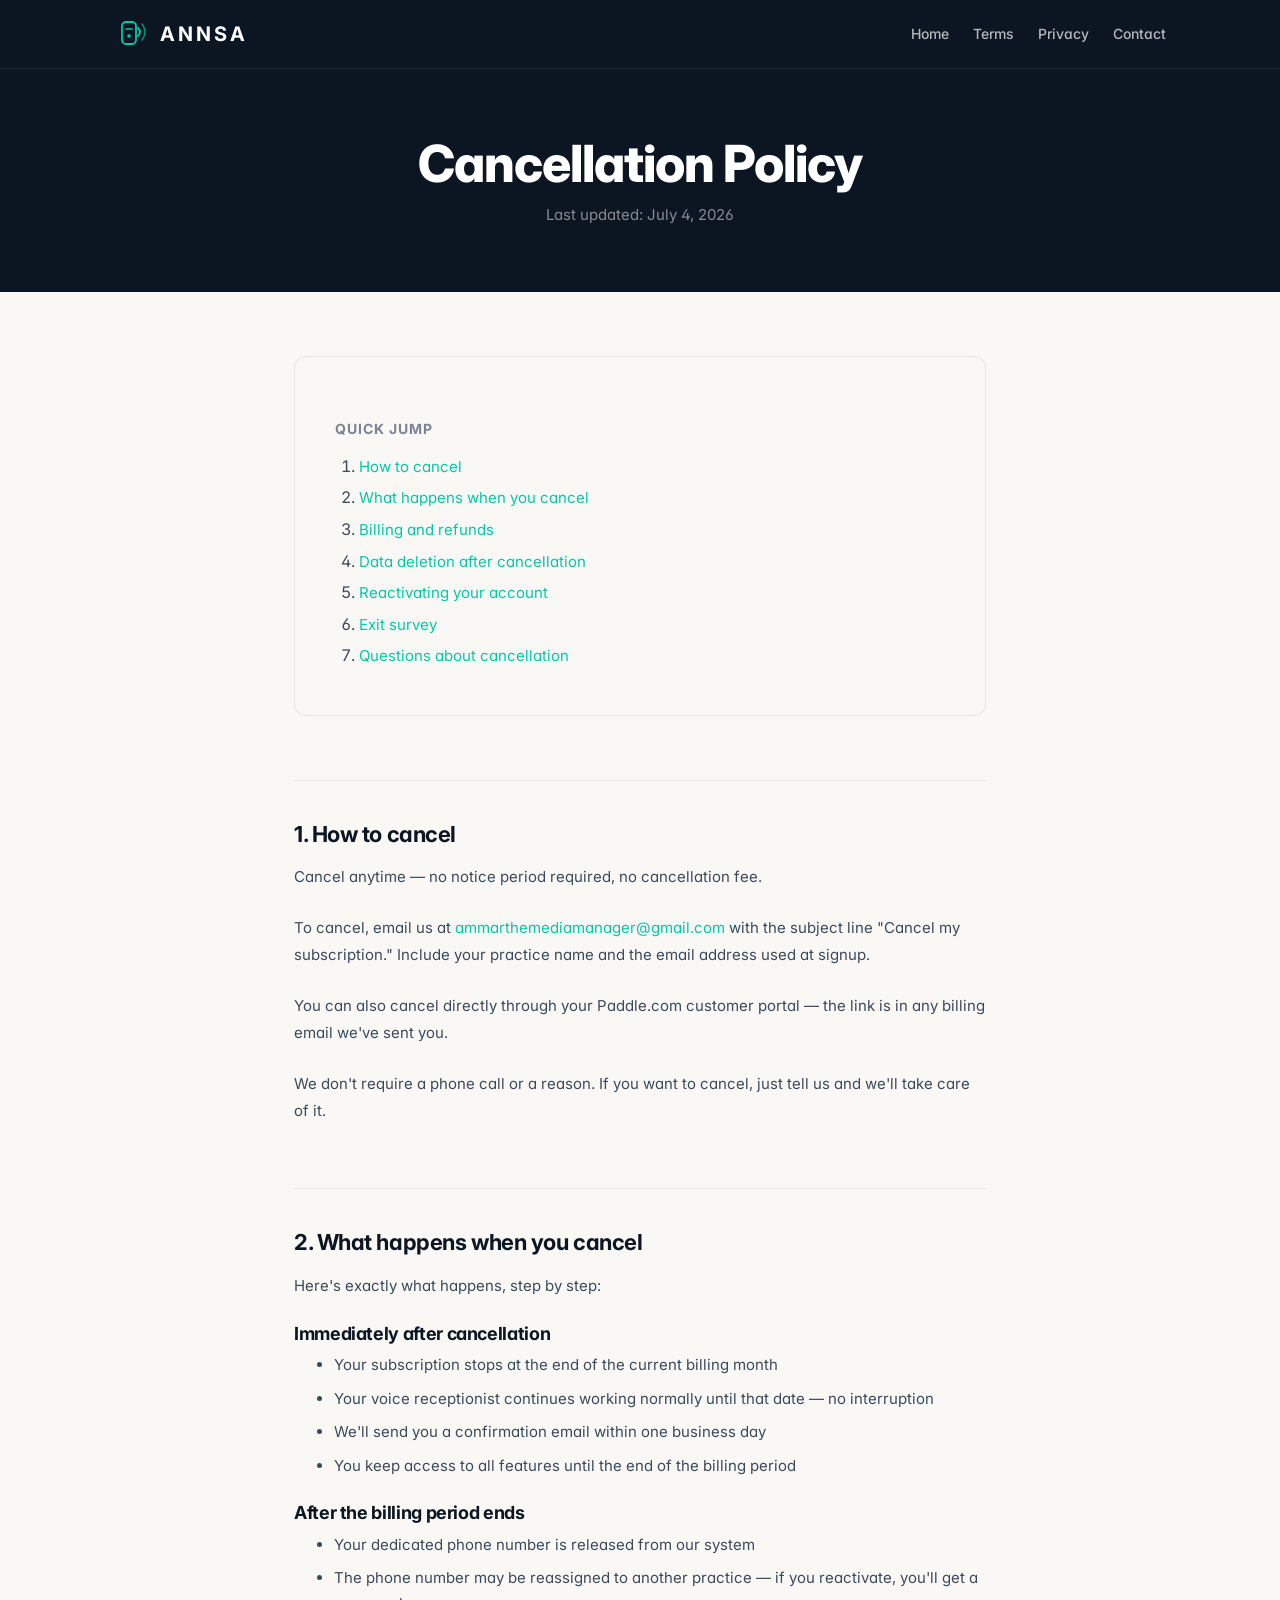
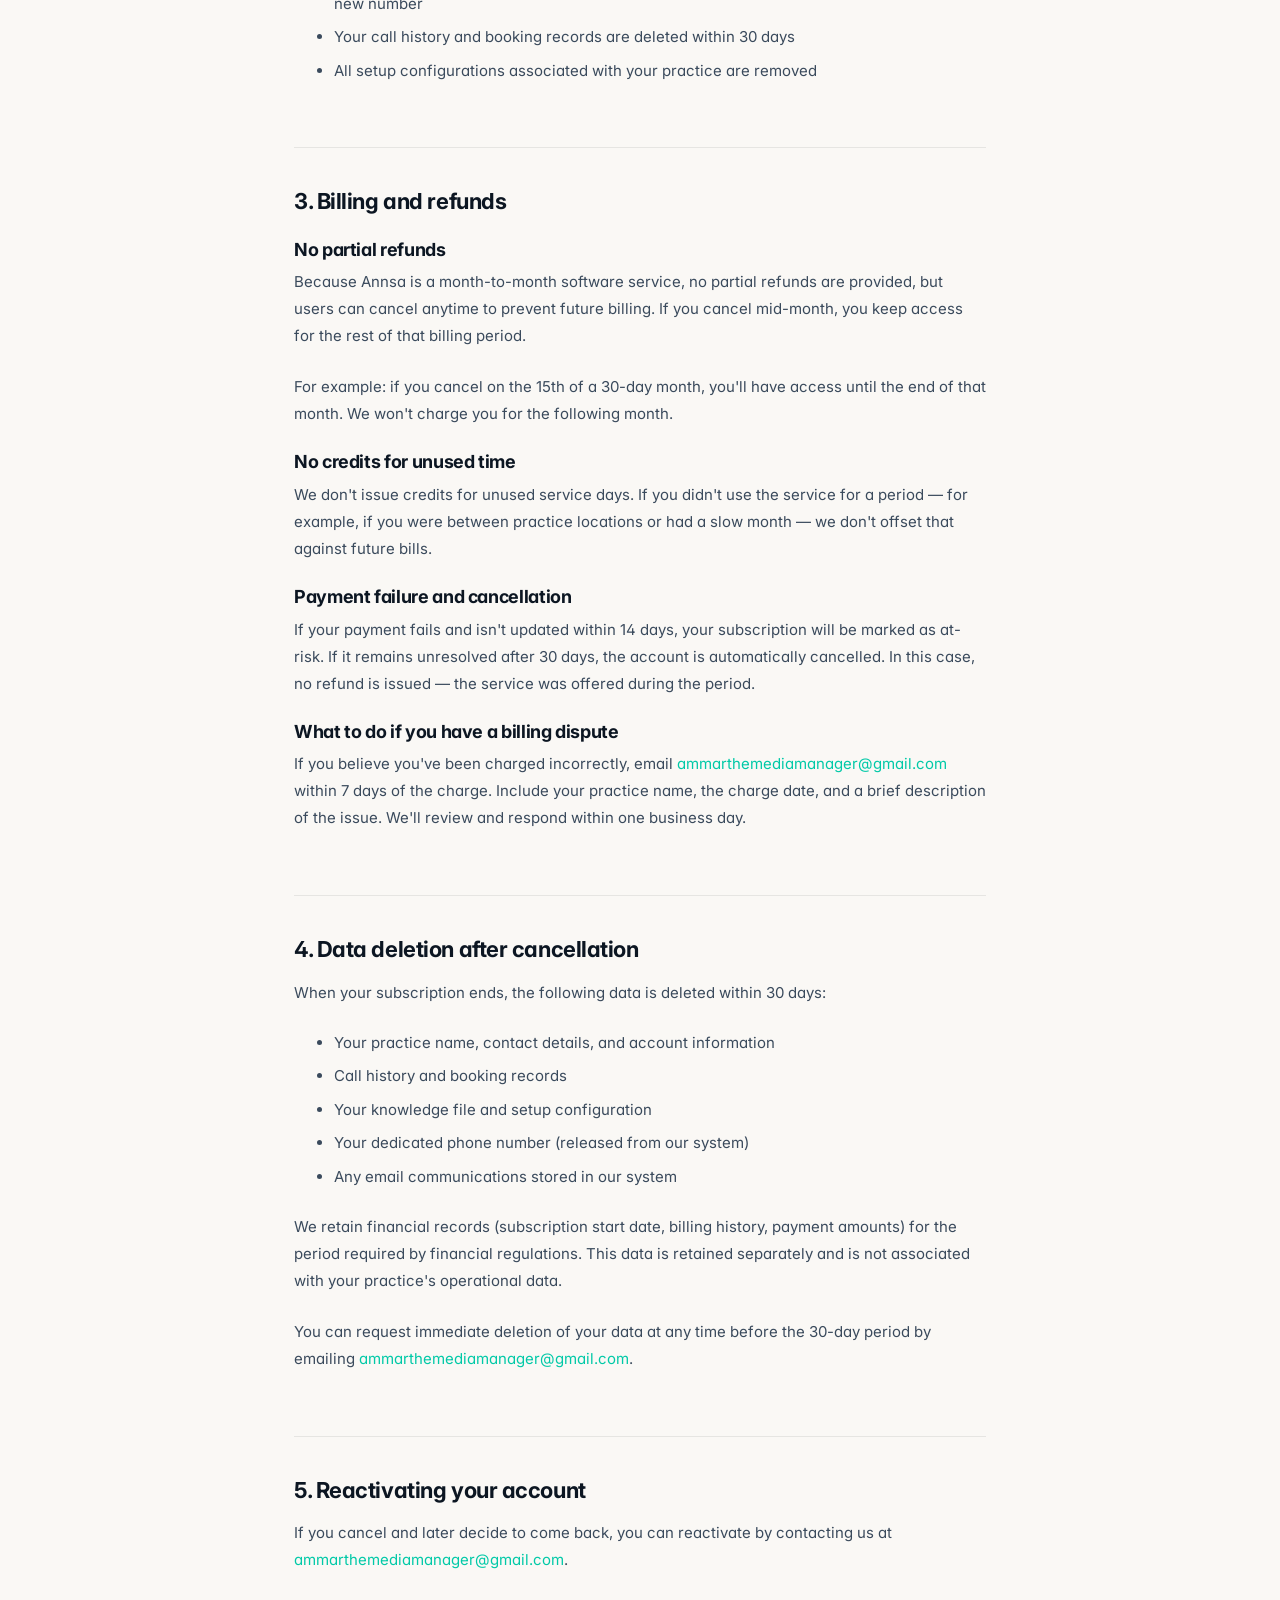
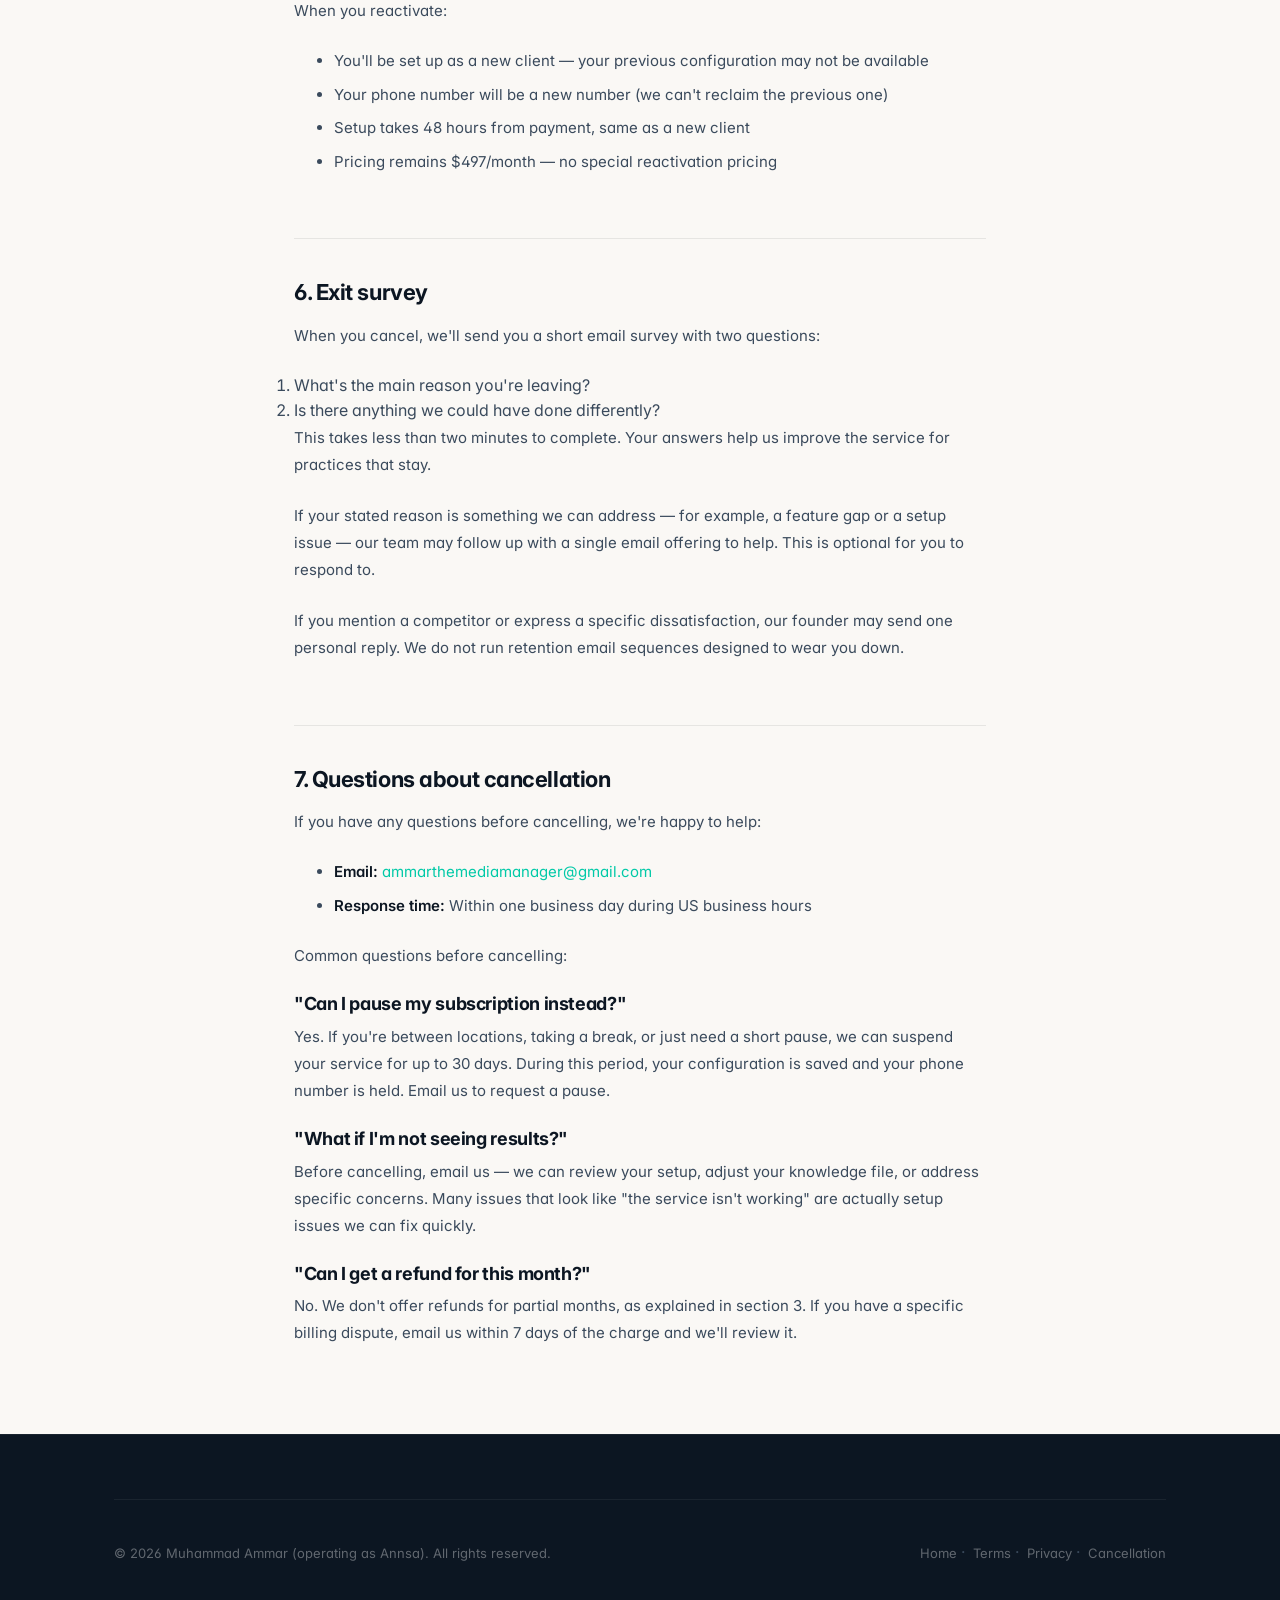
<file: refund.html>
<!DOCTYPE html>
<html lang="en">
<head>
  <meta charset="UTF-8">
  <meta name="viewport" content="width=device-width, initial-scale=1.0">
  <title>Cancellation Policy — Annsa</title>
  <meta name="description" content="Annsa Cancellation Policy — How to cancel, what happens to your service, and what to expect.">
  <link rel="stylesheet" href="styles.css">
  <link rel="icon" type="image/svg+xml" href="data:image/svg+xml,<svg xmlns='http://www.w3.org/2000/svg' viewBox='0 0 32 32'><rect width='32' height='32' fill='%230C1622' rx='6'/><rect x='6' y='4' width='12' height='20' rx='3' fill='none' stroke='%2300C9A7' stroke-width='1.5'/><path d='M20 10 Q23 14 20 18' fill='none' stroke='%2300C9A7' stroke-width='1.5' stroke-linecap='round'/></svg>">
</head>
<body>

  <!-- Header -->
  <header class="site-header">
    <div class="container">
      <div class="site-header__inner">
        <a href="index.html" class="site-header__logo">
          <svg width="36" height="36" viewBox="0 0 36 36" fill="none" xmlns="http://www.w3.org/2000/svg">
            <rect width="36" height="36" fill="#0C1622" rx="8"/>
            <rect x="8" y="6" width="14" height="22" rx="4" fill="none" stroke="#00C9A7" stroke-width="1.8"/>
            <line x1="12" y1="13" x2="18" y2="13" stroke="#00C9A7" stroke-width="1.5" stroke-linecap="round"/>
            <circle cx="15" cy="20" r="1.8" fill="#00C9A7"/>
            <path d="M24 12 Q28 16 24 20" fill="none" stroke="#00C9A7" stroke-width="1.8" stroke-linecap="round"/>
            <path d="M28 8 Q34 16 28 24" fill="none" stroke="#00C9A7" stroke-width="1.5" stroke-linecap="round" opacity="0.7"/>
          </svg>
          <span class="site-header__logo-text">Annsa</span>
        </a>
        <nav class="site-header__nav">
          <a href="index.html">Home</a>
          <a href="terms.html">Terms</a>
          <a href="privacy.html">Privacy</a>
          <a href="mailto:ammarthemediamanager@gmail.com">Contact</a>
        </nav>
      </div>
    </div>
  </header>

  <!-- Hero -->
  <section class="legal-hero">
    <div class="container">
      <h1>Cancellation Policy</h1>
      <p>Last updated: July 4, 2026</p>
    </div>
  </section>

  <!-- Content -->
  <section class="legal-content">
    <div class="container--narrow">

      <div class="legal-toc">
        <h3>Quick jump</h3>
        <ol>
          <li><a href="#how-to-cancel">How to cancel</a></li>
          <li><a href="#what-happens">What happens when you cancel</a></li>
          <li><a href="#billing">Billing and refunds</a></li>
          <li><a href="#data-deletion">Data deletion after cancellation</a></li>
          <li><a href="#reactivation">Reactivating your account</a></li>
          <li><a href="#exit-survey">Exit survey</a></li>
          <li><a href="#contact">Questions about cancellation</a></li>
        </ol>
      </div>

      <h2 id="how-to-cancel">1. How to cancel</h2>
      <p>Cancel anytime — no notice period required, no cancellation fee.</p>
      <p>To cancel, email us at <a href="mailto:ammarthemediamanager@gmail.com">ammarthemediamanager@gmail.com</a> with the subject line "Cancel my subscription." Include your practice name and the email address used at signup.</p>
      <p>You can also cancel directly through your Paddle.com customer portal — the link is in any billing email we've sent you.</p>
      <p>We don't require a phone call or a reason. If you want to cancel, just tell us and we'll take care of it.</p>

      <h2 id="what-happens">2. What happens when you cancel</h2>
      <p>Here's exactly what happens, step by step:</p>

      <h3>Immediately after cancellation</h3>
      <ul>
        <li>Your subscription stops at the end of the current billing month</li>
        <li>Your voice receptionist continues working normally until that date — no interruption</li>
        <li>We'll send you a confirmation email within one business day</li>
        <li>You keep access to all features until the end of the billing period</li>
      </ul>

      <h3>After the billing period ends</h3>
      <ul>
        <li>Your dedicated phone number is released from our system</li>
        <li>The phone number may be reassigned to another practice — if you reactivate, you'll get a new number</li>
        <li>Your call history and booking records are deleted within 30 days</li>
        <li>All setup configurations associated with your practice are removed</li>
      </ul>

      <h2 id="billing">3. Billing and refunds</h2>

      <h3>No partial refunds</h3>
      <p>Because Annsa is a month-to-month software service, no partial refunds are provided, but users can cancel anytime to prevent future billing. If you cancel mid-month, you keep access for the rest of that billing period.</p>
      <p>For example: if you cancel on the 15th of a 30-day month, you'll have access until the end of that month. We won't charge you for the following month.</p>

      <h3>No credits for unused time</h3>
      <p>We don't issue credits for unused service days. If you didn't use the service for a period — for example, if you were between practice locations or had a slow month — we don't offset that against future bills.</p>

      <h3>Payment failure and cancellation</h3>
      <p>If your payment fails and isn't updated within 14 days, your subscription will be marked as at-risk. If it remains unresolved after 30 days, the account is automatically cancelled. In this case, no refund is issued — the service was offered during the period.</p>

      <h3>What to do if you have a billing dispute</h3>
      <p>If you believe you've been charged incorrectly, email <a href="mailto:ammarthemediamanager@gmail.com">ammarthemediamanager@gmail.com</a> within 7 days of the charge. Include your practice name, the charge date, and a brief description of the issue. We'll review and respond within one business day.</p>

      <h2 id="data-deletion">4. Data deletion after cancellation</h2>
      <p>When your subscription ends, the following data is deleted within 30 days:</p>
      <ul>
        <li>Your practice name, contact details, and account information</li>
        <li>Call history and booking records</li>
        <li>Your knowledge file and setup configuration</li>
        <li>Your dedicated phone number (released from our system)</li>
        <li>Any email communications stored in our system</li>
      </ul>
      <p>We retain financial records (subscription start date, billing history, payment amounts) for the period required by financial regulations. This data is retained separately and is not associated with your practice's operational data.</p>
      <p>You can request immediate deletion of your data at any time before the 30-day period by emailing <a href="mailto:ammarthemediamanager@gmail.com">ammarthemediamanager@gmail.com</a>.</p>

      <h2 id="reactivation">5. Reactivating your account</h2>
      <p>If you cancel and later decide to come back, you can reactivate by contacting us at <a href="mailto:ammarthemediamanager@gmail.com">ammarthemediamanager@gmail.com</a>.</p>
      <p>When you reactivate:</p>
      <ul>
        <li>You'll be set up as a new client — your previous configuration may not be available</li>
        <li>Your phone number will be a new number (we can't reclaim the previous one)</li>
        <li>Setup takes 48 hours from payment, same as a new client</li>
        <li>Pricing remains $497/month — no special reactivation pricing</li>
      </ul>

      <h2 id="exit-survey">6. Exit survey</h2>
      <p>When you cancel, we'll send you a short email survey with two questions:</p>
      <ol>
        <li>What's the main reason you're leaving?</li>
        <li>Is there anything we could have done differently?</li>
      </ol>
      <p>This takes less than two minutes to complete. Your answers help us improve the service for practices that stay.</p>
      <p>If your stated reason is something we can address — for example, a feature gap or a setup issue — our team may follow up with a single email offering to help. This is optional for you to respond to.</p>
      <p>If you mention a competitor or express a specific dissatisfaction, our founder may send one personal reply. We do not run retention email sequences designed to wear you down.</p>

      <h2 id="contact">7. Questions about cancellation</h2>
      <p>If you have any questions before cancelling, we're happy to help:</p>
      <ul>
        <li><strong>Email:</strong> <a href="mailto:ammarthemediamanager@gmail.com">ammarthemediamanager@gmail.com</a></li>
        <li><strong>Response time:</strong> Within one business day during US business hours</li>
      </ul>
      <p>Common questions before cancelling:</p>

      <h3>"Can I pause my subscription instead?"</h3>
      <p>Yes. If you're between locations, taking a break, or just need a short pause, we can suspend your service for up to 30 days. During this period, your configuration is saved and your phone number is held. Email us to request a pause.</p>

      <h3>"What if I'm not seeing results?"</h3>
      <p>Before cancelling, email us — we can review your setup, adjust your knowledge file, or address specific concerns. Many issues that look like "the service isn't working" are actually setup issues we can fix quickly.</p>

      <h3>"Can I get a refund for this month?"</h3>
      <p>No. We don't offer refunds for partial months, as explained in section 3. If you have a specific billing dispute, email us within 7 days of the charge and we'll review it.</p>

    </div>
  </section>

  <!-- Footer -->
  <footer class="site-footer">
    <div class="container">
      <div class="footer-bottom">
        <p>&copy; 2026 Muhammad Ammar (operating as Annsa). All rights reserved.</p>
        <div>
          <a href="index.html">Home</a>&nbsp;&middot;&nbsp;
          <a href="terms.html">Terms</a>&nbsp;&middot;&nbsp;
          <a href="privacy.html">Privacy</a>&nbsp;&middot;&nbsp;
          <a href="refund.html">Cancellation</a>
        </div>
      </div>
    </div>
  </footer>

<script>
  document.addEventListener("DOMContentLoaded", () => {
    const observer = new IntersectionObserver((entries) => {
      entries.forEach(entry => {
        if(entry.isIntersecting) {
          entry.target.classList.add("is-visible");
          observer.unobserve(entry.target);
        }
      });
    }, { threshold: 0.05 });
    const els = document.querySelectorAll(".legal-hero h1, .legal-hero p, .legal-content");
    els.forEach(el => {
      el.classList.add("animate-on-scroll");
      observer.observe(el);
    });
  });
  
  document.querySelectorAll("a[href^=\x27#\x27]").forEach(anchor => {
    anchor.addEventListener("click", function (e) {
      const target = document.querySelector(this.getAttribute("href"));
      if (target) {
        e.preventDefault();
        target.scrollIntoView({ behavior: "smooth", block: "start" });
      }
    });
  });
</script>
</body>
</html>
</file>
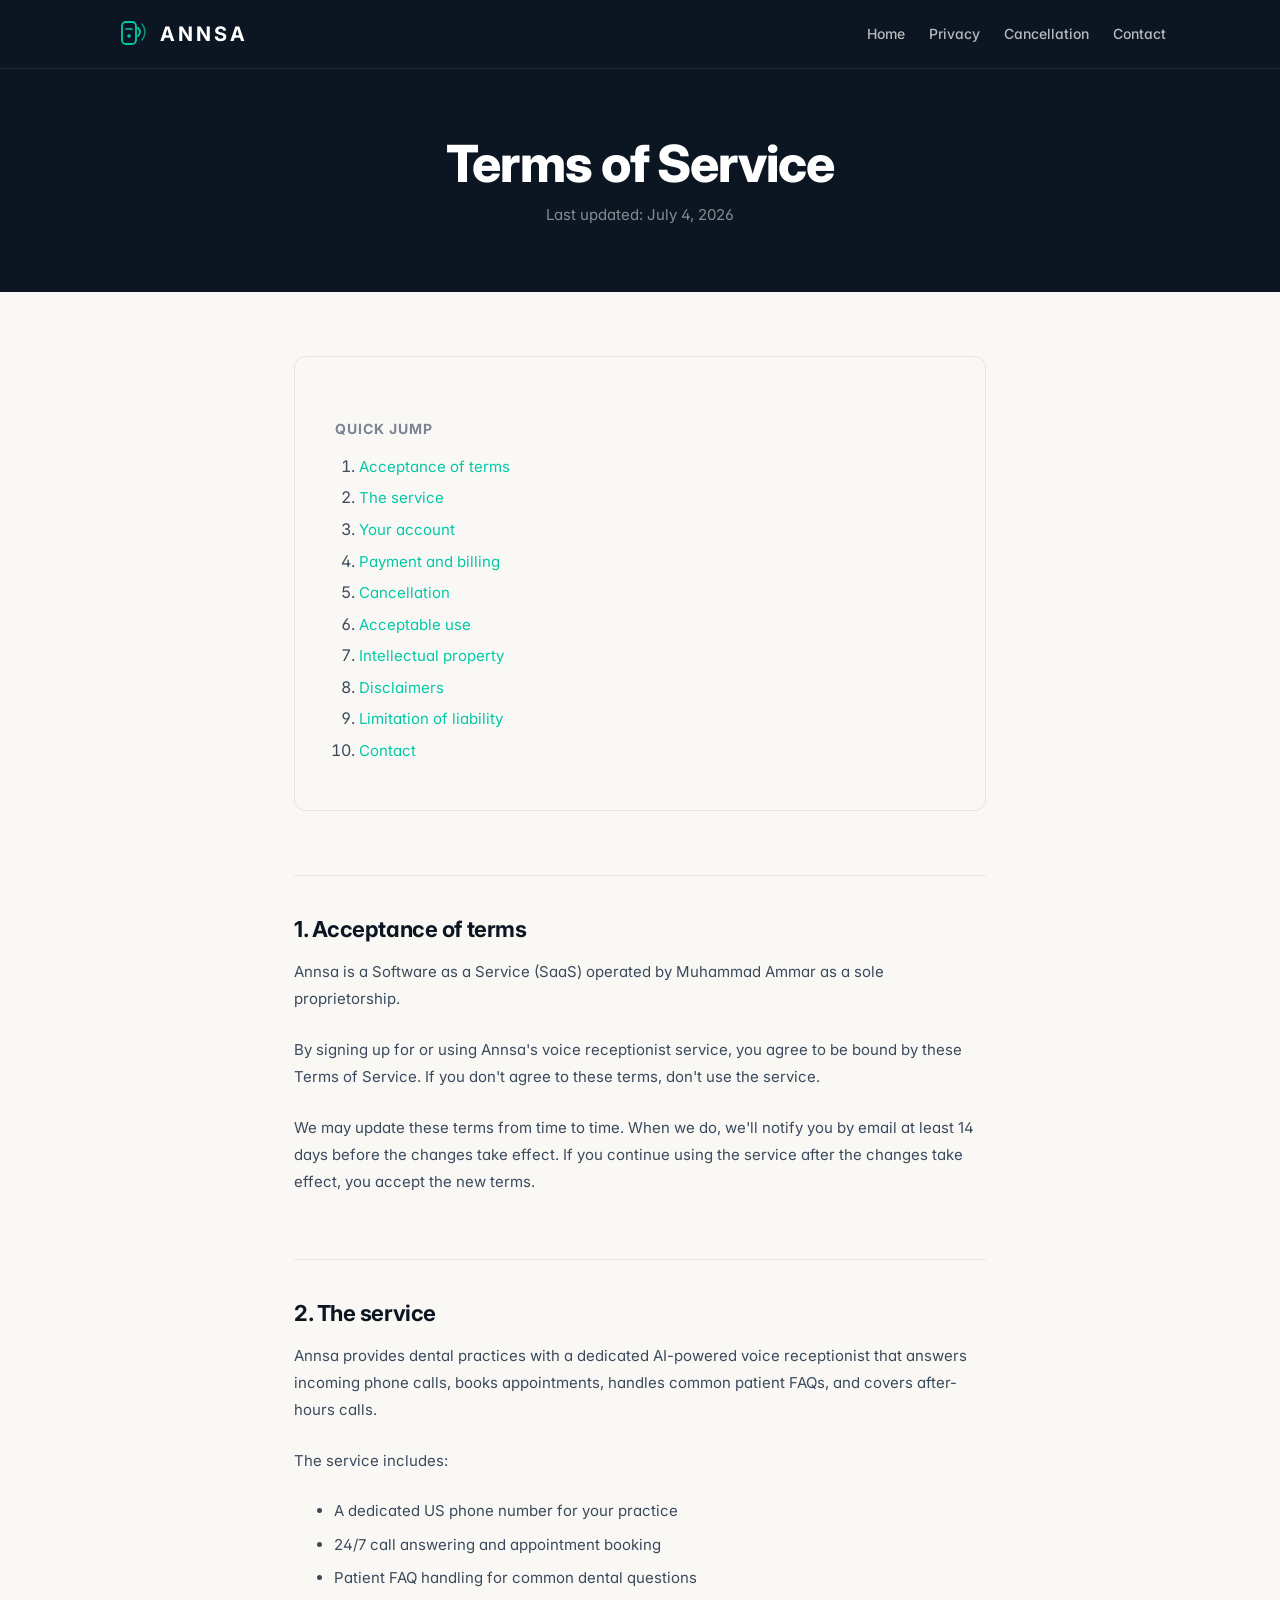
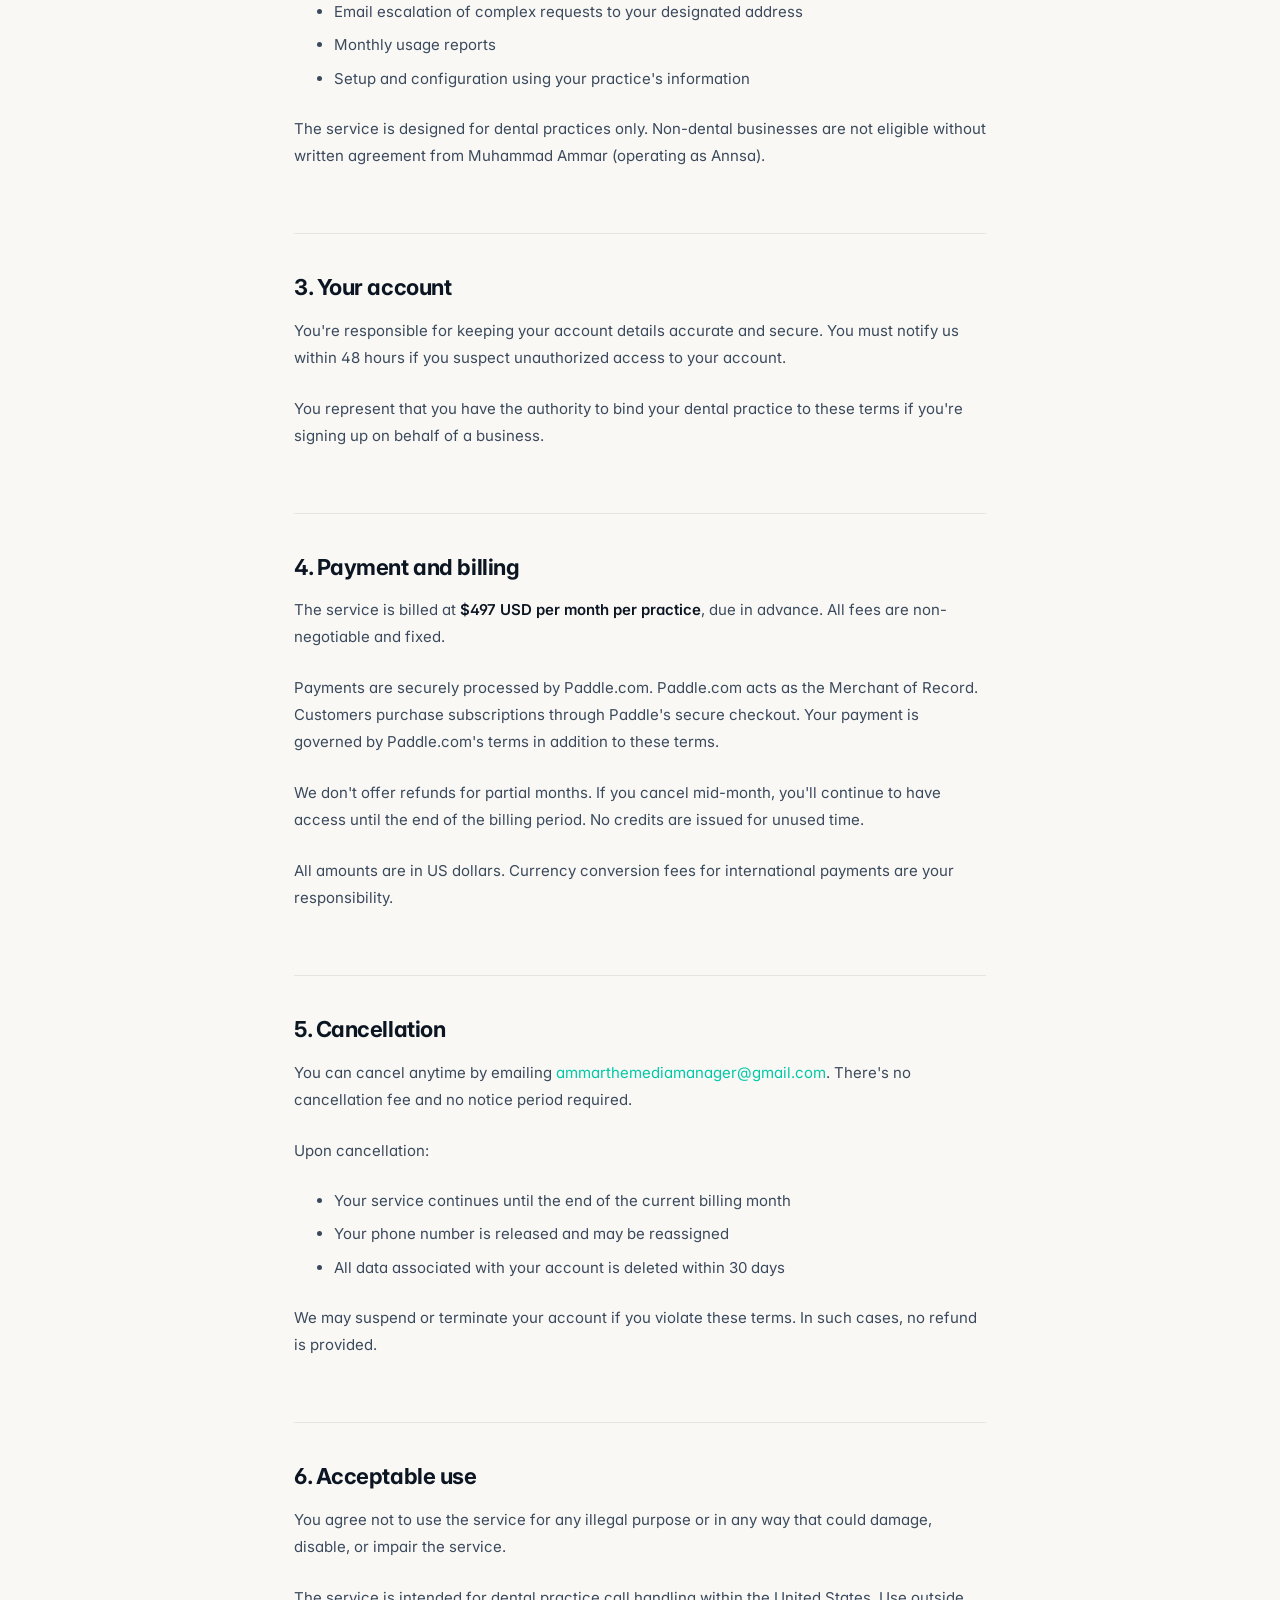
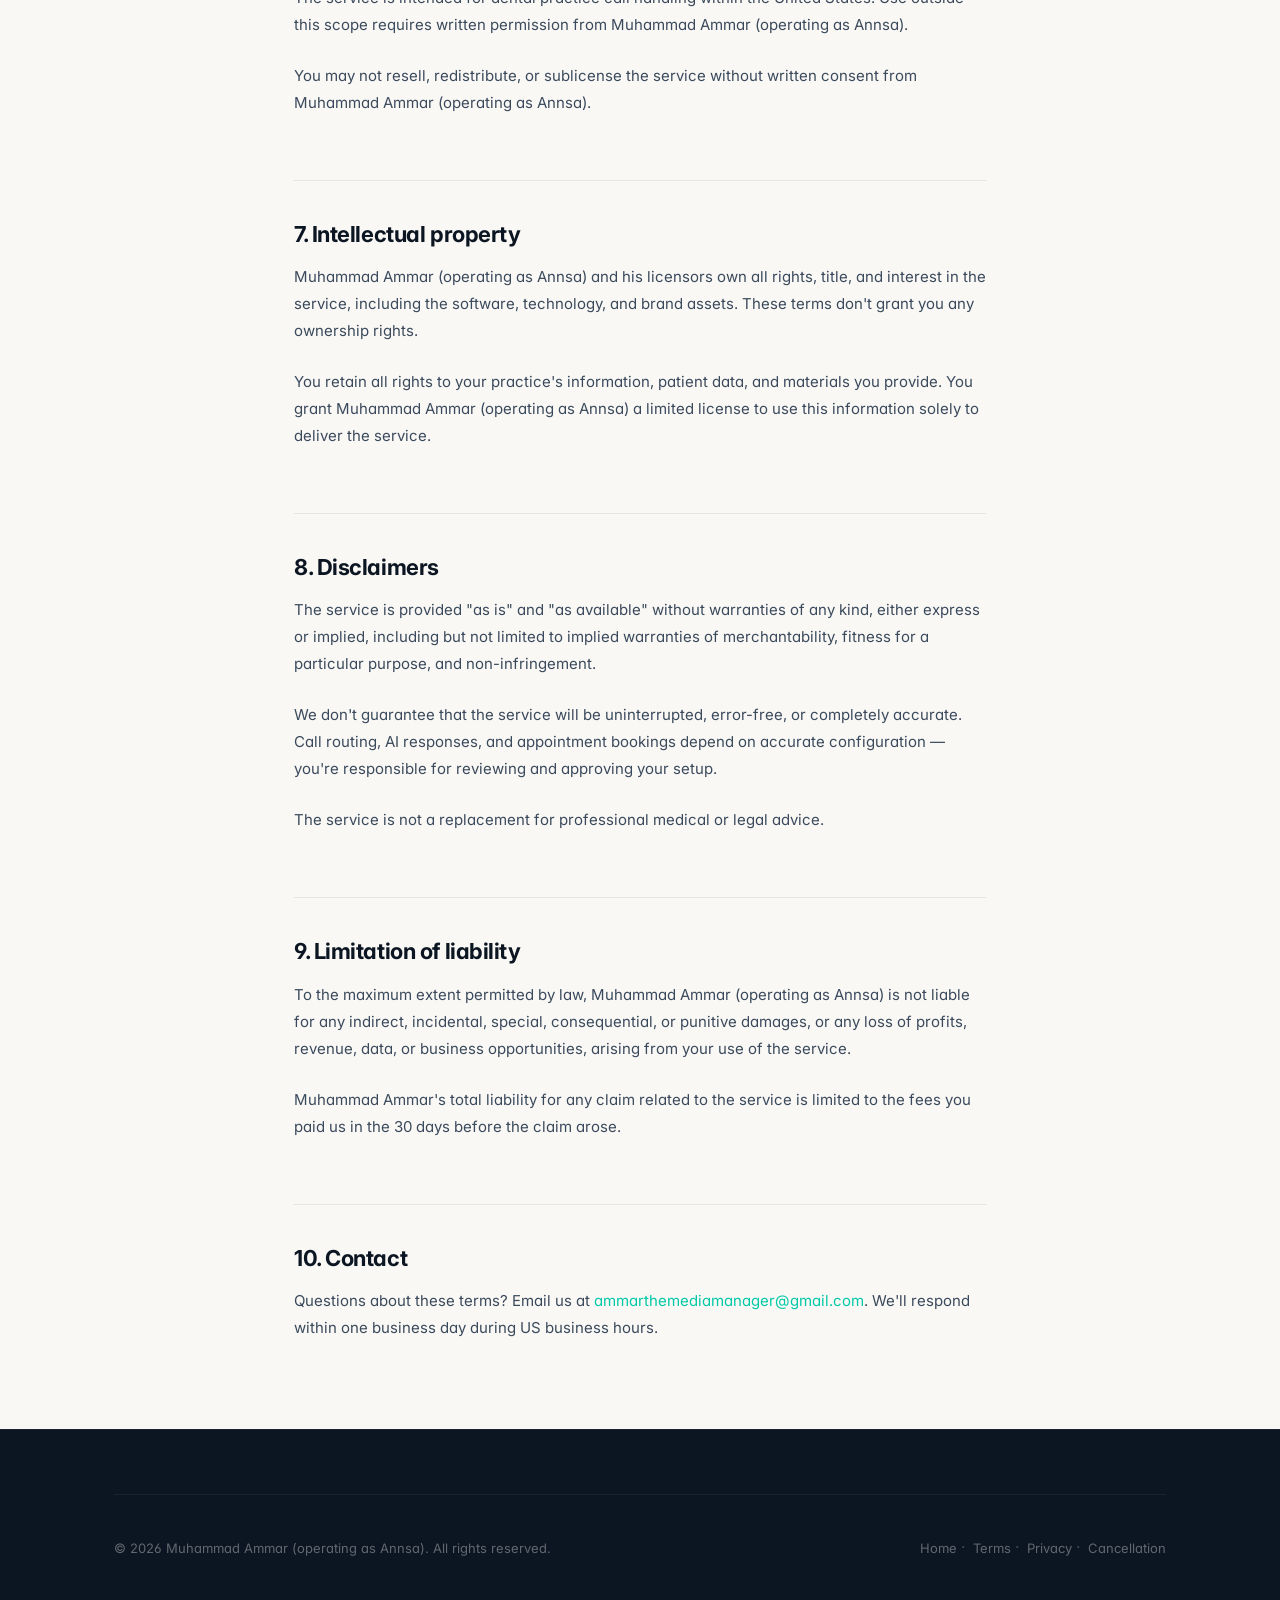
<file: terms.html>
<!DOCTYPE html>
<html lang="en">
<head>
  <meta charset="UTF-8">
  <meta name="viewport" content="width=device-width, initial-scale=1.0">
  <title>Terms of Service — Annsa</title>
  <meta name="description" content="Annsa Terms of Service — Voice receptionist service for dental practices.">
  <link rel="stylesheet" href="styles.css">
  <link rel="icon" type="image/svg+xml" href="data:image/svg+xml,<svg xmlns='http://www.w3.org/2000/svg' viewBox='0 0 32 32'><rect width='32' height='32' fill='%230C1622' rx='6'/><rect x='6' y='4' width='12' height='20' rx='3' fill='none' stroke='%2300C9A7' stroke-width='1.5'/><path d='M20 10 Q23 14 20 18' fill='none' stroke='%2300C9A7' stroke-width='1.5' stroke-linecap='round'/></svg>">
</head>
<body>

  <!-- Header -->
  <header class="site-header">
    <div class="container">
      <div class="site-header__inner">
        <a href="index.html" class="site-header__logo">
          <svg width="36" height="36" viewBox="0 0 36 36" fill="none" xmlns="http://www.w3.org/2000/svg">
            <rect width="36" height="36" fill="#0C1622" rx="8"/>
            <rect x="8" y="6" width="14" height="22" rx="4" fill="none" stroke="#00C9A7" stroke-width="1.8"/>
            <line x1="12" y1="13" x2="18" y2="13" stroke="#00C9A7" stroke-width="1.5" stroke-linecap="round"/>
            <circle cx="15" cy="20" r="1.8" fill="#00C9A7"/>
            <path d="M24 12 Q28 16 24 20" fill="none" stroke="#00C9A7" stroke-width="1.8" stroke-linecap="round"/>
            <path d="M28 8 Q34 16 28 24" fill="none" stroke="#00C9A7" stroke-width="1.5" stroke-linecap="round" opacity="0.7"/>
          </svg>
          <span class="site-header__logo-text">Annsa</span>
        </a>
        <nav class="site-header__nav">
          <a href="index.html">Home</a>
          <a href="privacy.html">Privacy</a>
          <a href="refund.html">Cancellation</a>
          <a href="mailto:ammarthemediamanager@gmail.com">Contact</a>
        </nav>
      </div>
    </div>
  </header>

  <!-- Hero -->
  <section class="legal-hero">
    <div class="container">
      <h1>Terms of Service</h1>
      <p>Last updated: July 4, 2026</p>
    </div>
  </section>

  <!-- Content -->
  <section class="legal-content">
    <div class="container--narrow">

      <div class="legal-toc">
        <h3>Quick jump</h3>
        <ol>
          <li><a href="#acceptance">Acceptance of terms</a></li>
          <li><a href="#service">The service</a></li>
          <li><a href="#account">Your account</a></li>
          <li><a href="#payment">Payment and billing</a></li>
          <li><a href="#cancellation">Cancellation</a></li>
          <li><a href="#acceptable-use">Acceptable use</a></li>
          <li><a href="#intellectual-property">Intellectual property</a></li>
          <li><a href="#disclaimers">Disclaimers</a></li>
          <li><a href="#liability">Limitation of liability</a></li>
          <li><a href="#contact">Contact</a></li>
        </ol>
      </div>

      <h2 id="acceptance">1. Acceptance of terms</h2>
      <p>Annsa is a Software as a Service (SaaS) operated by Muhammad Ammar as a sole proprietorship.</p>
      <p>By signing up for or using Annsa's voice receptionist service, you agree to be bound by these Terms of Service. If you don't agree to these terms, don't use the service.</p>
      <p>We may update these terms from time to time. When we do, we'll notify you by email at least 14 days before the changes take effect. If you continue using the service after the changes take effect, you accept the new terms.</p>

      <h2 id="service">2. The service</h2>
      <p>Annsa provides dental practices with a dedicated AI-powered voice receptionist that answers incoming phone calls, books appointments, handles common patient FAQs, and covers after-hours calls.</p>
      <p>The service includes:</p>
      <ul>
        <li>A dedicated US phone number for your practice</li>
        <li>24/7 call answering and appointment booking</li>
        <li>Patient FAQ handling for common dental questions</li>
        <li>Email escalation of complex requests to your designated address</li>
        <li>Monthly usage reports</li>
        <li>Setup and configuration using your practice's information</li>
      </ul>
      <p>The service is designed for dental practices only. Non-dental businesses are not eligible without written agreement from Muhammad Ammar (operating as Annsa).</p>

      <h2 id="account">3. Your account</h2>
      <p>You're responsible for keeping your account details accurate and secure. You must notify us within 48 hours if you suspect unauthorized access to your account.</p>
      <p>You represent that you have the authority to bind your dental practice to these terms if you're signing up on behalf of a business.</p>

      <h2 id="payment">4. Payment and billing</h2>
      <p>The service is billed at <strong>$497 USD per month per practice</strong>, due in advance. All fees are non-negotiable and fixed.</p>
      <p>Payments are securely processed by Paddle.com. Paddle.com acts as the Merchant of Record. Customers purchase subscriptions through Paddle's secure checkout. Your payment is governed by Paddle.com's terms in addition to these terms.</p>
      <p>We don't offer refunds for partial months. If you cancel mid-month, you'll continue to have access until the end of the billing period. No credits are issued for unused time.</p>
      <p>All amounts are in US dollars. Currency conversion fees for international payments are your responsibility.</p>

      <h2 id="cancellation">5. Cancellation</h2>
      <p>You can cancel anytime by emailing <a href="mailto:ammarthemediamanager@gmail.com">ammarthemediamanager@gmail.com</a>. There's no cancellation fee and no notice period required.</p>
      <p>Upon cancellation:</p>
      <ul>
        <li>Your service continues until the end of the current billing month</li>
        <li>Your phone number is released and may be reassigned</li>
        <li>All data associated with your account is deleted within 30 days</li>
      </ul>
      <p>We may suspend or terminate your account if you violate these terms. In such cases, no refund is provided.</p>

      <h2 id="acceptable-use">6. Acceptable use</h2>
      <p>You agree not to use the service for any illegal purpose or in any way that could damage, disable, or impair the service.</p>
      <p>The service is intended for dental practice call handling within the United States. Use outside this scope requires written permission from Muhammad Ammar (operating as Annsa).</p>
      <p>You may not resell, redistribute, or sublicense the service without written consent from Muhammad Ammar (operating as Annsa).</p>

      <h2 id="intellectual-property">7. Intellectual property</h2>
      <p>Muhammad Ammar (operating as Annsa) and his licensors own all rights, title, and interest in the service, including the software, technology, and brand assets. These terms don't grant you any ownership rights.</p>
      <p>You retain all rights to your practice's information, patient data, and materials you provide. You grant Muhammad Ammar (operating as Annsa) a limited license to use this information solely to deliver the service.</p>

      <h2 id="disclaimers">8. Disclaimers</h2>
      <p>The service is provided "as is" and "as available" without warranties of any kind, either express or implied, including but not limited to implied warranties of merchantability, fitness for a particular purpose, and non-infringement.</p>
      <p>We don't guarantee that the service will be uninterrupted, error-free, or completely accurate. Call routing, AI responses, and appointment bookings depend on accurate configuration — you're responsible for reviewing and approving your setup.</p>
      <p>The service is not a replacement for professional medical or legal advice.</p>

      <h2 id="liability">9. Limitation of liability</h2>
      <p>To the maximum extent permitted by law, Muhammad Ammar (operating as Annsa) is not liable for any indirect, incidental, special, consequential, or punitive damages, or any loss of profits, revenue, data, or business opportunities, arising from your use of the service.</p>
      <p>Muhammad Ammar's total liability for any claim related to the service is limited to the fees you paid us in the 30 days before the claim arose.</p>

      <h2 id="contact">10. Contact</h2>
      <p>Questions about these terms? Email us at <a href="mailto:ammarthemediamanager@gmail.com">ammarthemediamanager@gmail.com</a>. We'll respond within one business day during US business hours.</p>

    </div>
  </section>

  <!-- Footer -->
  <footer class="site-footer">
    <div class="container">
      <div class="footer-bottom">
        <p>&copy; 2026 Muhammad Ammar (operating as Annsa). All rights reserved.</p>
        <div>
          <a href="index.html">Home</a>&nbsp;&middot;&nbsp;
          <a href="terms.html">Terms</a>&nbsp;&middot;&nbsp;
          <a href="privacy.html">Privacy</a>&nbsp;&middot;&nbsp;
          <a href="refund.html">Cancellation</a>
        </div>
      </div>
    </div>
  </footer>

<script>
  document.addEventListener("DOMContentLoaded", () => {
    const observer = new IntersectionObserver((entries) => {
      entries.forEach(entry => {
        if(entry.isIntersecting) {
          entry.target.classList.add("is-visible");
          observer.unobserve(entry.target);
        }
      });
    }, { threshold: 0.05 });
    const els = document.querySelectorAll(".legal-hero h1, .legal-hero p, .legal-content");
    els.forEach(el => {
      el.classList.add("animate-on-scroll");
      observer.observe(el);
    });
  });
  
  document.querySelectorAll("a[href^=\x27#\x27]").forEach(anchor => {
    anchor.addEventListener("click", function (e) {
      const target = document.querySelector(this.getAttribute("href"));
      if (target) {
        e.preventDefault();
        target.scrollIntoView({ behavior: "smooth", block: "start" });
      }
    });
  });
</script>
</body>
</html>
</file>
<file: styles.css>
/* ============================================
   ANNSA — Brand Styles
   Colors from THEME.md (v2.0)
   Brand: Annsa — 24/7 Voice Receptionist for Dental Practices
   ============================================ */

/* Google Fonts */
@import url('https://fonts.googleapis.com/css2?family=Inter:wght@400;500;600;700;800&display=swap');

/* ============================================
   CSS CUSTOM PROPERTIES (Design Tokens)
   ============================================ */
:root {
  /* Primary Dark */
  --deep-ink: #0C1622;
  --rich-slate: #192330;

  /* Accent */
  --teal: #00C9A7;
  --teal-dim: rgba(0, 201, 167, 0.15);

  /* Light Background */
  --cream: #FAF8F5;

  /* Text */
  --slate: #3A4A5C;
  --warm-gray: #7A8494;
  --white: #FFFFFF;

  /* Utility */
  --success: #22C55E;
  --warning: #F59E0B;
  --error: #EF4444;

  /* Spacing */
  --space-xs: 8px;
  --space-sm: 16px;
  --space-md: 24px;
  --space-lg: 40px;
  --space-xl: 64px;
  --space-2xl: 96px;

  /* Typography */
  --font: 'Inter', -apple-system, BlinkMacSystemFont, 'Segoe UI', sans-serif;

  /* Border radius */
  --radius-sm: 6px;
  --radius-md: 12px;
  --radius-lg: 20px;

  /* Transitions */
  --transition: 0.2s ease;
}

/* ============================================
   RESET & BASE
   ============================================ */
*, *::before, *::after {
  box-sizing: border-box;
  margin: 0;
  padding: 0;
}

html {
  scroll-behavior: smooth;
  font-size: 16px;
}

body {
  font-family: var(--font);
  color: var(--slate);
  background: var(--cream);
  line-height: 1.6;
  -webkit-font-smoothing: antialiased;
}

/* ============================================
   TYPOGRAPHY SCALE
   ============================================ */
h1, h2, h3, h4, h5, h6 {
  font-family: var(--font);
  font-weight: 700;
  line-height: 1.2;
  color: var(--deep-ink);
}

h1 { font-size: clamp(2rem, 5vw, 3.2rem); font-weight: 800; }
h2 { font-size: clamp(1.6rem, 3.5vw, 2.2rem); }
h3 { font-size: clamp(1.2rem, 2.5vw, 1.5rem); }
h4 { font-size: 1.1rem; }

p {
  color: var(--slate);
  font-size: 1.0625rem;
  line-height: 1.7;
}

a {
  color: var(--teal);
  text-decoration: none;
  transition: var(--transition);
}

a:hover {
  opacity: 0.8;
}

img {
  max-width: 100%;
  height: auto;
}

/* ============================================
   UTILITY CLASSES
   ============================================ */
.container {
  max-width: 1100px;
  margin: 0 auto;
  padding: 0 var(--space-md);
}

.container--narrow {
  max-width: 760px;
  margin: 0 auto;
  padding: 0 var(--space-md);
}

.text-center { text-align: center; }
.text-teal { color: var(--teal); }
.text-white { color: var(--white); }
.text-gray { color: var(--warm-gray); }
.text-dark { color: var(--deep-ink); }

.mt-sm { margin-top: var(--space-sm); }
.mt-md { margin-top: var(--space-md); }
.mt-lg { margin-top: var(--space-lg); }
.mt-xl { margin-top: var(--space-xl); }
.mb-sm { margin-bottom: var(--space-sm); }
.mb-md { margin-bottom: var(--space-md); }
.mb-lg { margin-bottom: var(--space-lg); }
.mb-xl { margin-bottom: var(--space-xl); }

/* ============================================
   HEADER / NAV
   ============================================ */
.site-header {
  background: var(--deep-ink);
  padding: var(--space-sm) 0;
  position: sticky;
  top: 0;
  z-index: 100;
  border-bottom: 1px solid rgba(255,255,255,0.08);
}

.site-header__inner {
  display: flex;
  align-items: center;
  justify-content: space-between;
}

.site-header__logo {
  display: flex;
  align-items: center;
  gap: 10px;
  text-decoration: none;
}

.site-header__logo-icon {
  width: 36px;
  height: 36px;
}

.site-header__logo-text {
  font-size: 1.25rem;
  font-weight: 700;
  color: var(--white);
  letter-spacing: 3px;
  text-transform: uppercase;
}

.site-header__nav {
  display: flex;
  align-items: center;
  gap: var(--space-md);
}

.site-header__nav a {
  color: rgba(255,255,255,0.7);
  font-size: 0.875rem;
  font-weight: 500;
  transition: var(--transition);
}

.site-header__nav a:hover {
  color: var(--white);
  opacity: 1;
}

.site-header__nav a.active {
  color: var(--teal);
}

@media (max-width: 640px) {
  .site-header__nav {
    gap: var(--space-sm);
  }
  .site-header__nav a {
    font-size: 0.8rem;
  }
}

/* ============================================
   HERO SECTION
   ============================================ */
.hero {
  background: var(--deep-ink);
  padding: var(--space-2xl) 0 var(--space-xl);
  position: relative;
  overflow: hidden;
}

.hero::before {
  content: '';
  position: absolute;
  top: -50%;
  right: -20%;
  width: 600px;
  height: 600px;
  background: radial-gradient(circle, rgba(0,201,167,0.08) 0%, transparent 70%);
  pointer-events: none;
}

.hero__eyebrow {
  display: inline-flex;
  align-items: center;
  gap: 8px;
  background: var(--teal-dim);
  border: 1px solid rgba(0,201,167,0.25);
  border-radius: 100px;
  padding: 6px 16px;
  margin-bottom: var(--space-md);
}

.hero__eyebrow-dot {
  width: 8px;
  height: 8px;
  background: var(--teal);
  border-radius: 50%;
  animation: pulse-dot 2s infinite;
}

@keyframes pulse-dot {
  0%, 100% { opacity: 1; }
  50% { opacity: 0.4; }
}

.hero__eyebrow-text {
  color: var(--teal);
  font-size: 0.8125rem;
  font-weight: 600;
  letter-spacing: 0.5px;
}

.hero__headline {
  color: var(--white);
  margin-bottom: var(--space-md);
  max-width: 700px;
}

.hero__headline em {
  font-style: normal;
  color: var(--teal);
}

.hero__subheadline {
  color: rgba(255,255,255,0.7);
  font-size: 1.1875rem;
  max-width: 560px;
  margin-bottom: var(--space-lg);
  line-height: 1.7;
}

.hero__stats {
  display: flex;
  flex-wrap: wrap;
  gap: var(--space-lg);
  margin-top: var(--space-xl);
  padding-top: var(--space-lg);
  border-top: 1px solid rgba(255,255,255,0.08);
}

.hero__stat {
  min-width: 140px;
}

.hero__stat-value {
  font-size: 2rem;
  font-weight: 800;
  color: var(--teal);
  line-height: 1;
  margin-bottom: 6px;
}

.hero__stat-label {
  color: rgba(255,255,255,0.55);
  font-size: 0.875rem;
  line-height: 1.4;
}

/* ============================================
   BUTTONS
   ============================================ */
.btn {
  display: inline-flex;
  align-items: center;
  justify-content: center;
  gap: 8px;
  padding: 14px 28px;
  border-radius: var(--radius-md);
  font-family: var(--font);
  font-size: 1rem;
  font-weight: 600;
  cursor: pointer;
  border: none;
  transition: var(--transition);
  text-decoration: none;
  white-space: nowrap;
}

.btn--primary {
  background: var(--teal);
  color: var(--deep-ink);
}

.btn--primary:hover {
  background: #00e0bb;
  transform: translateY(-1px);
  box-shadow: 0 8px 24px rgba(0,201,167,0.3);
  opacity: 1;
}

.btn--outline {
  background: transparent;
  color: var(--white);
  border: 1.5px solid rgba(255,255,255,0.3);
}

.btn--outline:hover {
  background: rgba(255,255,255,0.05);
  border-color: rgba(255,255,255,0.5);
  opacity: 1;
}

.btn--ghost {
  background: transparent;
  color: var(--teal);
  border: 1.5px solid var(--teal);
}

.btn--ghost:hover {
  background: var(--teal-dim);
  opacity: 1;
}

.btn--lg {
  padding: 18px 36px;
  font-size: 1.0625rem;
}

.btn--sm {
  padding: 10px 20px;
  font-size: 0.875rem;
}

.btn-group {
  display: flex;
  flex-wrap: wrap;
  gap: var(--space-sm);
  align-items: center;
}

/* ============================================
   SECTIONS
   ============================================ */
.section {
  padding: var(--space-xl) 0;
}

.section--dark {
  background: var(--deep-ink);
  color: var(--white);
}

.section--dark h2,
.section--dark h3 {
  color: var(--white);
}

.section--dark p {
  color: rgba(255,255,255,0.7);
}

.section--slate {
  background: var(--rich-slate);
}

.section--cream {
  background: var(--cream);
}

.section__header {
  margin-bottom: var(--space-xl);
}

.section__label {
  display: inline-block;
  font-size: 0.75rem;
  font-weight: 700;
  letter-spacing: 2px;
  text-transform: uppercase;
  color: var(--teal);
  margin-bottom: var(--space-sm);
}

.section__title {
  margin-bottom: var(--space-sm);
}

.section__subtitle {
  font-size: 1.125rem;
  color: var(--warm-gray);
  max-width: 600px;
}

.section--dark .section__subtitle {
  color: rgba(255,255,255,0.6);
}

/* ============================================
   PROBLEM SECTION (Homepage)
   ============================================ */
.problem-grid {
  display: grid;
  grid-template-columns: 1fr 1fr;
  gap: var(--space-xl);
  align-items: center;
}

@media (max-width: 768px) {
  .problem-grid {
    grid-template-columns: 1fr;
  }
}

.problem-scenario {
  background: var(--deep-ink);
  border-radius: var(--radius-lg);
  padding: var(--space-lg);
  color: var(--white);
}

.problem-scenario__time {
  font-size: 0.8125rem;
  font-weight: 600;
  color: var(--teal);
  letter-spacing: 1px;
  text-transform: uppercase;
  margin-bottom: var(--space-sm);
}

.problem-scenario p {
  color: rgba(255,255,255,0.85);
  font-size: 1.0625rem;
  line-height: 1.8;
  margin-bottom: var(--space-md);
}

.problem-scenario__outcome {
  display: flex;
  align-items: flex-start;
  gap: var(--space-sm);
  padding: var(--space-md);
  background: rgba(239,68,68,0.1);
  border: 1px solid rgba(239,68,68,0.2);
  border-radius: var(--radius-md);
}

.problem-scenario__outcome-icon {
  flex-shrink: 0;
  width: 24px;
  height: 24px;
  color: var(--error);
  margin-top: 2px;
}

.problem-scenario__outcome-text {
  color: rgba(255,255,255,0.75);
  font-size: 0.9375rem;
  line-height: 1.5;
}

.problem-stats {
  display: grid;
  gap: var(--space-md);
}

.problem-stat {
  padding: var(--space-md);
  border-radius: var(--radius-md);
  border: 1px solid rgba(0,201,167,0.15);
  background: rgba(0,201,167,0.04);
}

.problem-stat__value {
  font-size: 1.75rem;
  font-weight: 800;
  color: var(--teal);
  margin-bottom: 4px;
}

.problem-stat__desc {
  font-size: 0.9375rem;
  color: var(--slate);
  line-height: 1.5;
}

/* ============================================
   HOW IT WORKS (Homepage)
   ============================================ */
.steps-grid {
  display: grid;
  grid-template-columns: repeat(3, 1fr);
  gap: var(--space-md);
}

@media (max-width: 768px) {
  .steps-grid {
    grid-template-columns: 1fr;
  }
}

.step-card {
  padding: var(--space-lg);
  background: var(--white);
  border-radius: var(--radius-lg);
  border: 1px solid rgba(0,0,0,0.06);
  transition: var(--transition);
  position: relative;
}

.step-card:hover {
  box-shadow: 0 8px 32px rgba(0,0,0,0.08);
  transform: translateY(-2px);
}

.step-card__number {
  width: 36px;
  height: 36px;
  background: var(--teal-dim);
  color: var(--teal);
  border-radius: 50%;
  display: flex;
  align-items: center;
  justify-content: center;
  font-size: 0.9375rem;
  font-weight: 700;
  margin-bottom: var(--space-md);
}

.step-card__title {
  font-size: 1.0625rem;
  font-weight: 700;
  color: var(--deep-ink);
  margin-bottom: var(--space-xs);
}

.step-card__desc {
  font-size: 0.9375rem;
  color: var(--warm-gray);
  line-height: 1.6;
}

/* ============================================
   FEATURES GRID
   ============================================ */
.features-grid {
  display: grid;
  grid-template-columns: repeat(2, 1fr);
  gap: var(--space-md);
}

@media (max-width: 640px) {
  .features-grid {
    grid-template-columns: 1fr;
  }
}

.feature-item {
  display: flex;
  gap: var(--space-sm);
  padding: var(--space-md);
  border-radius: var(--radius-md);
  background: rgba(255,255,255,0.04);
  border: 1px solid rgba(255,255,255,0.06);
}

.feature-item__icon {
  flex-shrink: 0;
  width: 40px;
  height: 40px;
  background: var(--teal-dim);
  border-radius: var(--radius-sm);
  display: flex;
  align-items: center;
  justify-content: center;
  color: var(--teal);
}

.feature-item__content h4 {
  color: var(--white);
  font-size: 0.9375rem;
  font-weight: 600;
  margin-bottom: 4px;
}

.feature-item__content p {
  color: rgba(255,255,255,0.6);
  font-size: 0.875rem;
  line-height: 1.5;
}

/* ============================================
   PRICING SECTION
   ============================================ */
.pricing-card {
  background: var(--white);
  border-radius: var(--radius-lg);
  padding: var(--space-xl);
  max-width: 560px;
  margin: 0 auto;
  border: 2px solid var(--teal);
  position: relative;
}

.pricing-card__badge {
  position: absolute;
  top: -14px;
  left: 50%;
  transform: translateX(-50%);
  background: var(--teal);
  color: var(--deep-ink);
  font-size: 0.75rem;
  font-weight: 700;
  letter-spacing: 1px;
  text-transform: uppercase;
  padding: 4px 16px;
  border-radius: 100px;
}

.pricing-card__price {
  text-align: center;
  margin-bottom: var(--space-lg);
  padding-bottom: var(--space-lg);
  border-bottom: 1px solid rgba(0,0,0,0.08);
}

.pricing-card__amount {
  font-size: 3.5rem;
  font-weight: 800;
  color: var(--deep-ink);
  line-height: 1;
}

.pricing-card__period {
  font-size: 1rem;
  color: var(--warm-gray);
  font-weight: 400;
}

.pricing-card__note {
  font-size: 0.875rem;
  color: var(--warm-gray);
  margin-top: var(--space-xs);
}

.pricing-includes {
  list-style: none;
  margin-bottom: var(--space-lg);
}

.pricing-includes li {
  display: flex;
  align-items: flex-start;
  gap: 12px;
  padding: 10px 0;
  border-bottom: 1px solid rgba(0,0,0,0.04);
  font-size: 0.9375rem;
  color: var(--slate);
}

.pricing-includes li:last-child {
  border-bottom: none;
}

.pricing-includes__check {
  flex-shrink: 0;
  width: 20px;
  height: 20px;
  color: var(--teal);
  margin-top: 2px;
}

.pricing-card__cta {
  text-align: center;
}

.pricing-friction {
  text-align: center;
  margin-top: var(--space-sm);
  font-size: 0.8125rem;
  color: var(--warm-gray);
}

/* ============================================
   FAQ SECTION
   ============================================ */
.faq-list {
  max-width: 700px;
  margin: 0 auto;
}

.faq-item {
  border-bottom: 1px solid rgba(0,0,0,0.08);
  padding: var(--space-md) 0;
}

.faq-item:first-child {
  border-top: 1px solid rgba(0,0,0,0.08);
}

.faq-item__question {
  display: flex;
  justify-content: space-between;
  align-items: center;
  cursor: pointer;
  gap: var(--space-sm);
  width: 100%;
  background: none;
  border: none;
  font-family: var(--font);
  text-align: left;
  padding: 0;
}

.faq-item__question-text {
  font-size: 1rem;
  font-weight: 600;
  color: var(--deep-ink);
  line-height: 1.4;
}

.faq-item__toggle {
  flex-shrink: 0;
  width: 24px;
  height: 24px;
  color: var(--teal);
  transition: var(--transition);
}

.faq-item__answer {
  max-height: 0;
  overflow: hidden;
  transition: max-height 0.3s ease, padding 0.3s ease;
}

.faq-item__answer.open {
  max-height: 300px;
  padding-top: var(--space-sm);
}

.faq-item__answer p {
  font-size: 0.9375rem;
  color: var(--warm-gray);
  line-height: 1.6;
}

/* ============================================
   SOCIAL PROOF (Placeholder)
   ============================================ */
.proof-grid {
  display: grid;
  grid-template-columns: repeat(3, 1fr);
  gap: var(--space-md);
}

@media (max-width: 768px) {
  .proof-grid {
    grid-template-columns: 1fr;
  }
}

.proof-card {
  background: rgba(255,255,255,0.04);
  border: 1px solid rgba(255,255,255,0.08);
  border-radius: var(--radius-lg);
  padding: var(--space-lg);
}

.proof-card__placeholder {
  display: flex;
  flex-direction: column;
  align-items: center;
  justify-content: center;
  min-height: 180px;
  text-align: center;
  gap: var(--space-sm);
}

.proof-placeholder-icon {
  width: 48px;
  height: 48px;
  color: rgba(0,201,167,0.4);
}

.proof-placeholder-text {
  font-size: 0.875rem;
  color: rgba(255,255,255,0.4);
  max-width: 200px;
}

/* ============================================
   CTA SECTION
   ============================================ */
.final-cta {
  text-align: center;
  padding: var(--space-2xl) 0;
}

.final-cta h2 {
  font-size: clamp(1.8rem, 4vw, 2.5rem);
  color: var(--white);
  margin-bottom: var(--space-md);
}

.final-cta p {
  color: rgba(255,255,255,0.6);
  font-size: 1.0625rem;
  max-width: 480px;
  margin: 0 auto var(--space-lg);
}

/* ============================================
   FOOTER
   ============================================ */
.site-footer {
  background: var(--deep-ink);
  border-top: 1px solid rgba(255,255,255,0.06);
  padding: var(--space-xl) 0 var(--space-lg);
}

.site-footer__grid {
  display: grid;
  grid-template-columns: 2fr 1fr 1fr 1fr;
  gap: var(--space-xl);
  margin-bottom: var(--space-xl);
}

@media (max-width: 768px) {
  .site-footer__grid {
    grid-template-columns: 1fr 1fr;
  }
}

@media (max-width: 480px) {
  .site-footer__grid {
    grid-template-columns: 1fr;
  }
}

.footer-brand__logo {
  display: flex;
  align-items: center;
  gap: 10px;
  margin-bottom: var(--space-sm);
}

.footer-brand__name {
  font-size: 1.125rem;
  font-weight: 700;
  color: var(--white);
  letter-spacing: 2px;
}

.footer-brand__desc {
  color: rgba(255,255,255,0.45);
  font-size: 0.875rem;
  line-height: 1.6;
  max-width: 280px;
}

.footer-col h4 {
  color: var(--white);
  font-size: 0.8125rem;
  font-weight: 700;
  letter-spacing: 1.5px;
  text-transform: uppercase;
  margin-bottom: var(--space-sm);
}

.footer-col ul {
  list-style: none;
}

.footer-col ul li {
  margin-bottom: 8px;
}

.footer-col ul li a {
  color: rgba(255,255,255,0.5);
  font-size: 0.875rem;
  transition: var(--transition);
}

.footer-col ul li a:hover {
  color: var(--teal);
  opacity: 1;
}

.footer-bottom {
  border-top: 1px solid rgba(255,255,255,0.06);
  padding-top: var(--space-lg);
  display: flex;
  justify-content: space-between;
  align-items: center;
  gap: var(--space-sm);
  flex-wrap: wrap;
}

.footer-bottom p {
  color: rgba(255,255,255,0.35);
  font-size: 0.8125rem;
}

.footer-bottom a {
  color: rgba(255,255,255,0.35);
  font-size: 0.8125rem;
}

.footer-bottom a:hover {
  color: var(--teal);
  opacity: 1;
}

/* ============================================
   LEGAL PAGES SHARED
   ============================================ */
.legal-hero {
  background: var(--deep-ink);
  padding: var(--space-xl) 0;
  text-align: center;
}

.legal-hero h1 {
  color: var(--white);
  margin-bottom: var(--space-xs);
}

.legal-hero p {
  color: rgba(255,255,255,0.5);
  font-size: 0.9375rem;
}

.legal-content {
  padding: var(--space-xl) 0;
}

.legal-content .container--narrow {
  max-width: 740px;
}

.legal-content h2 {
  font-size: 1.375rem;
  margin-top: var(--space-xl);
  margin-bottom: var(--space-sm);
  padding-top: var(--space-lg);
  border-top: 1px solid rgba(0,0,0,0.08);
}

.legal-content h2:first-child {
  margin-top: 0;
  padding-top: 0;
  border-top: none;
}

.legal-content h3 {
  font-size: 1.125rem;
  margin-top: var(--space-md);
  margin-bottom: var(--space-xs);
}

.legal-content p {
  margin-bottom: var(--space-md);
  font-size: 0.9375rem;
  line-height: 1.8;
}

.legal-content ul {
  margin-bottom: var(--space-md);
  padding-left: var(--space-lg);
}

.legal-content ul li {
  margin-bottom: 8px;
  font-size: 0.9375rem;
  color: var(--slate);
  line-height: 1.7;
}

.legal-content strong {
  color: var(--deep-ink);
  font-weight: 600;
}

.legal-toc {
  background: var(--cream);
  border: 1px solid rgba(0,0,0,0.08);
  border-radius: var(--radius-md);
  padding: var(--space-lg);
  margin-bottom: var(--space-xl);
}

.legal-toc h3 {
  font-size: 0.875rem;
  font-weight: 700;
  letter-spacing: 1px;
  text-transform: uppercase;
  color: var(--warm-gray);
  margin-bottom: var(--space-sm);
}

.legal-toc ol {
  padding-left: var(--space-md);
}

.legal-toc ol li {
  margin-bottom: 6px;
}

.legal-toc ol li a {
  color: var(--teal);
  font-size: 0.9375rem;
}

/* ============================================
   DIVIDER
   ============================================ */
.divider {
  height: 1px;
  background: linear-gradient(to right, transparent, rgba(0,201,167,0.3), transparent);
  margin: var(--space-xl) 0;
}

/* ============================================
   ANIMATIONS
   ============================================ */
@keyframes fade-up {
  from {
    opacity: 0;
    transform: translateY(20px);
  }
  to {
    opacity: 1;
    transform: translateY(0);
  }
}

.fade-up {
  animation: fade-up 0.5s ease forwards;
}

/* ============================================
   RESPONSIVE HELPERS
   ============================================ */
@media (max-width: 768px) {
  .section {
    padding: var(--space-lg) 0;
  }

  .hero {
    padding: var(--space-xl) 0 var(--space-lg);
  }

  .hero__stats {
    gap: var(--space-md);
  }

  .mb-xl { margin-bottom: var(--space-lg); }
}

@media (max-width: 480px) {
  .btn--lg {
    width: 100%;
    justify-content: center;
  }

  .btn-group {
    flex-direction: column;
    align-items: stretch;
  }
}
/* ============================================
   ANIMATIONS & UI/UX PRO MAX POLISH
   ============================================ */
.animate-on-scroll {
  opacity: 0;
  transform: translateY(30px);
  transition: opacity 0.8s cubic-bezier(0.16, 1, 0.3, 1), transform 0.8s cubic-bezier(0.16, 1, 0.3, 1);
}
.animate-on-scroll.is-visible {
  opacity: 1;
  transform: translateY(0);
}

/* Staggered reveals for cards */
.step-card.animate-on-scroll:nth-child(2) { transition-delay: 0.1s; }
.step-card.animate-on-scroll:nth-child(3) { transition-delay: 0.2s; }
.feature-item.animate-on-scroll:nth-child(1) { transition-delay: 0.05s; }
.feature-item.animate-on-scroll:nth-child(2) { transition-delay: 0.15s; }
.feature-item.animate-on-scroll:nth-child(3) { transition-delay: 0.25s; }
.feature-item.animate-on-scroll:nth-child(4) { transition-delay: 0.35s; }
.problem-stat.animate-on-scroll:nth-child(2) { transition-delay: 0.1s; }
.problem-stat.animate-on-scroll:nth-child(3) { transition-delay: 0.2s; }
.hero__stat.animate-on-scroll:nth-child(2) { transition-delay: 0.1s; }
.hero__stat.animate-on-scroll:nth-child(3) { transition-delay: 0.2s; }

/* Refined Hover Effects */
.btn {
  transition: all 0.3s cubic-bezier(0.16, 1, 0.3, 1) !important;
}
.btn:hover {
  transform: translateY(-2px);
  box-shadow: 0 4px 12px rgba(0, 201, 167, 0.25);
}
.step-card, .feature-item, .problem-scenario, .pricing-card {
  transition: transform 0.3s cubic-bezier(0.16, 1, 0.3, 1), box-shadow 0.3s cubic-bezier(0.16, 1, 0.3, 1);
}
.step-card:hover, .feature-item:hover, .problem-scenario:hover, .pricing-card:hover {
  transform: translateY(-4px);
  box-shadow: 0 8px 24px rgba(0, 0, 0, 0.08);
}
.section--dark .step-card:hover, .section--dark .feature-item:hover, .section--dark .pricing-card:hover {
  box-shadow: 0 8px 24px rgba(0, 0, 0, 0.4);
}

/* Typography polish */
body {
  font-feature-settings: "cv02", "cv03", "cv04", "cv11";
  -webkit-font-smoothing: antialiased;
  -moz-osx-font-smoothing: grayscale;
}
h1, h2, h3, h4, .hero__headline {
  letter-spacing: -0.02em;
}

/* Reduce motion accessibility */
@media (prefers-reduced-motion: reduce) {
  .animate-on-scroll {
    opacity: 1 !important;
    transform: none !important;
    transition: none !important;
  }
  .btn, .step-card, .feature-item, .problem-scenario, .pricing-card {
    transition: none !important;
    transform: none !important;
  }
}

/* Focus accessibility */
:focus-visible {
  outline: 2px solid var(--teal);
  outline-offset: 4px;
}

/* Subtle card styling improvements */
.step-card, .feature-item, .pricing-card {
  border: 1px solid rgba(0, 0, 0, 0.05);
}
.section--dark .step-card, .section--dark .feature-item, .section--dark .pricing-card {
  border: 1px solid rgba(255, 255, 255, 0.08);
}

/* Fix for text color overriding in dark sections for cards with light backgrounds */
.section--dark .step-card h3,
.section--dark .pricing-card h3 {
  color: var(--deep-ink);
}
.section--dark .step-card p,
.section--dark .pricing-card p {
  color: var(--warm-gray);
}
</file>
